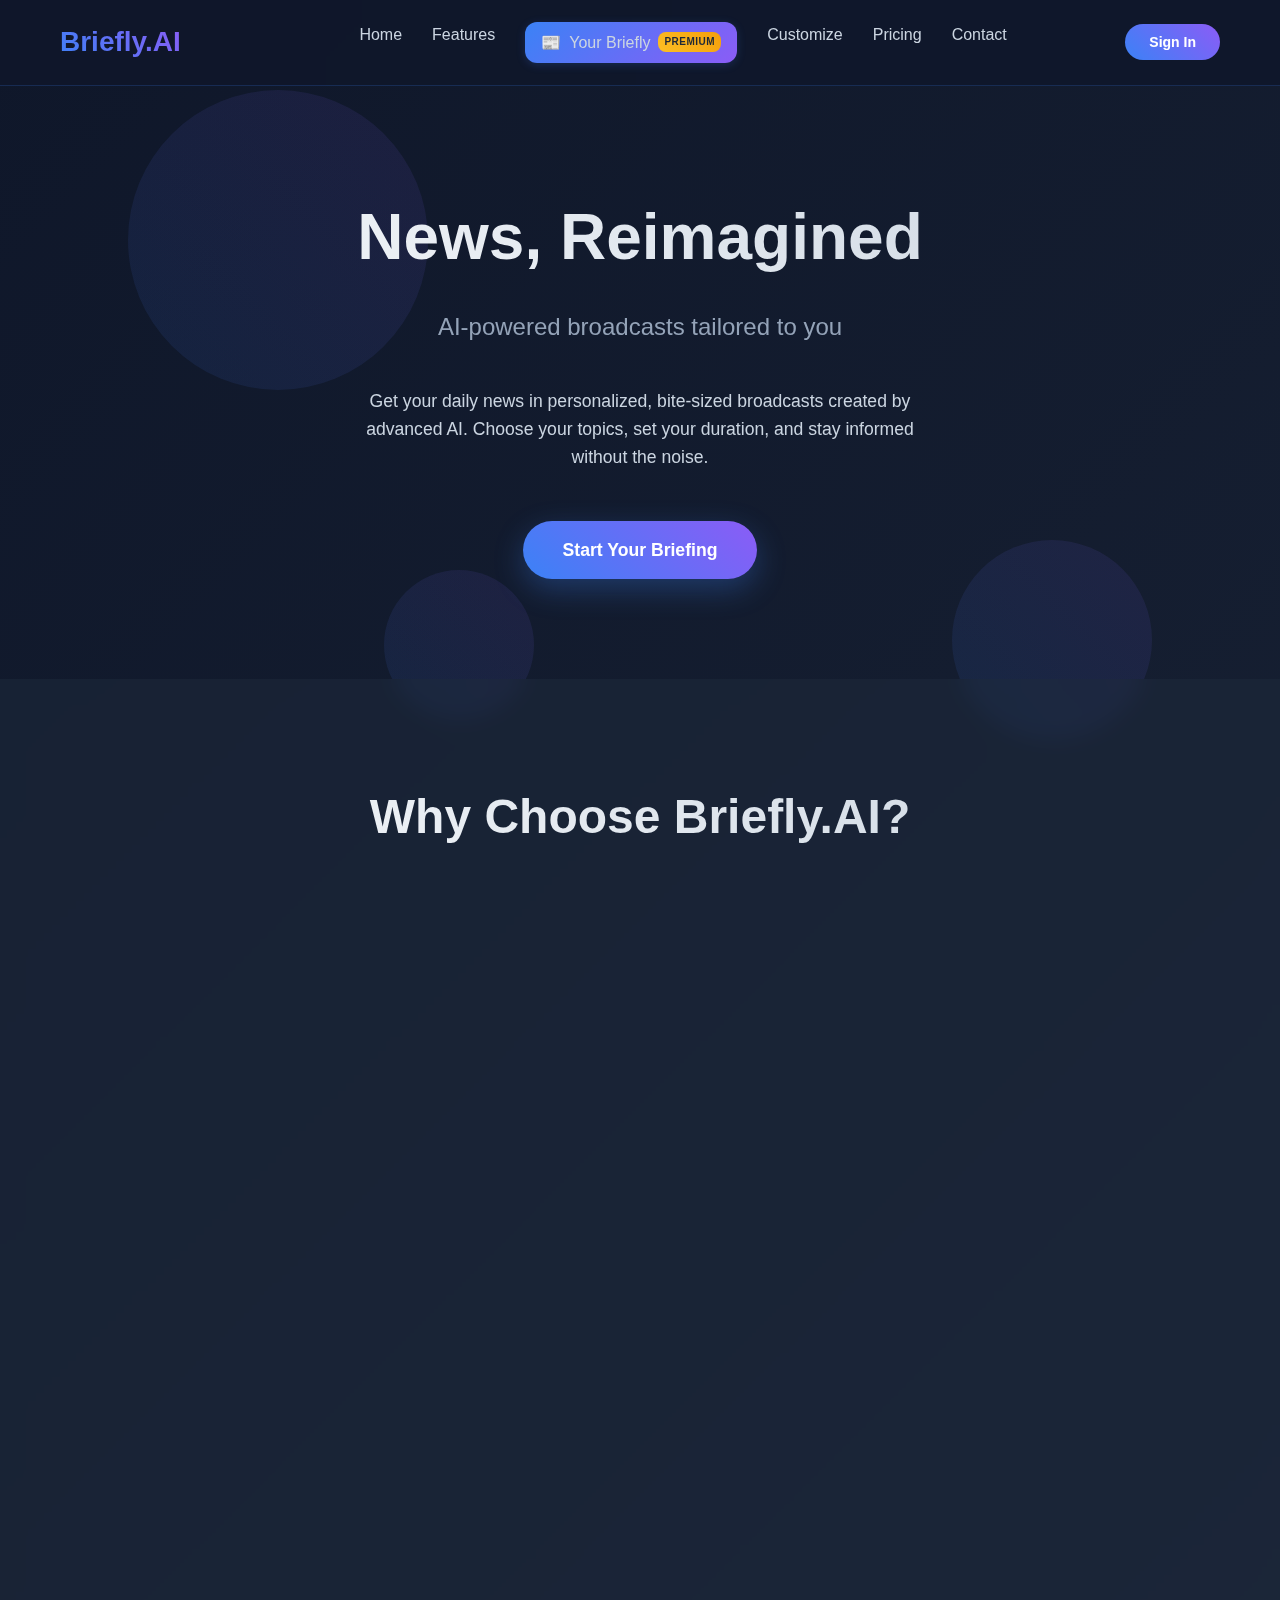
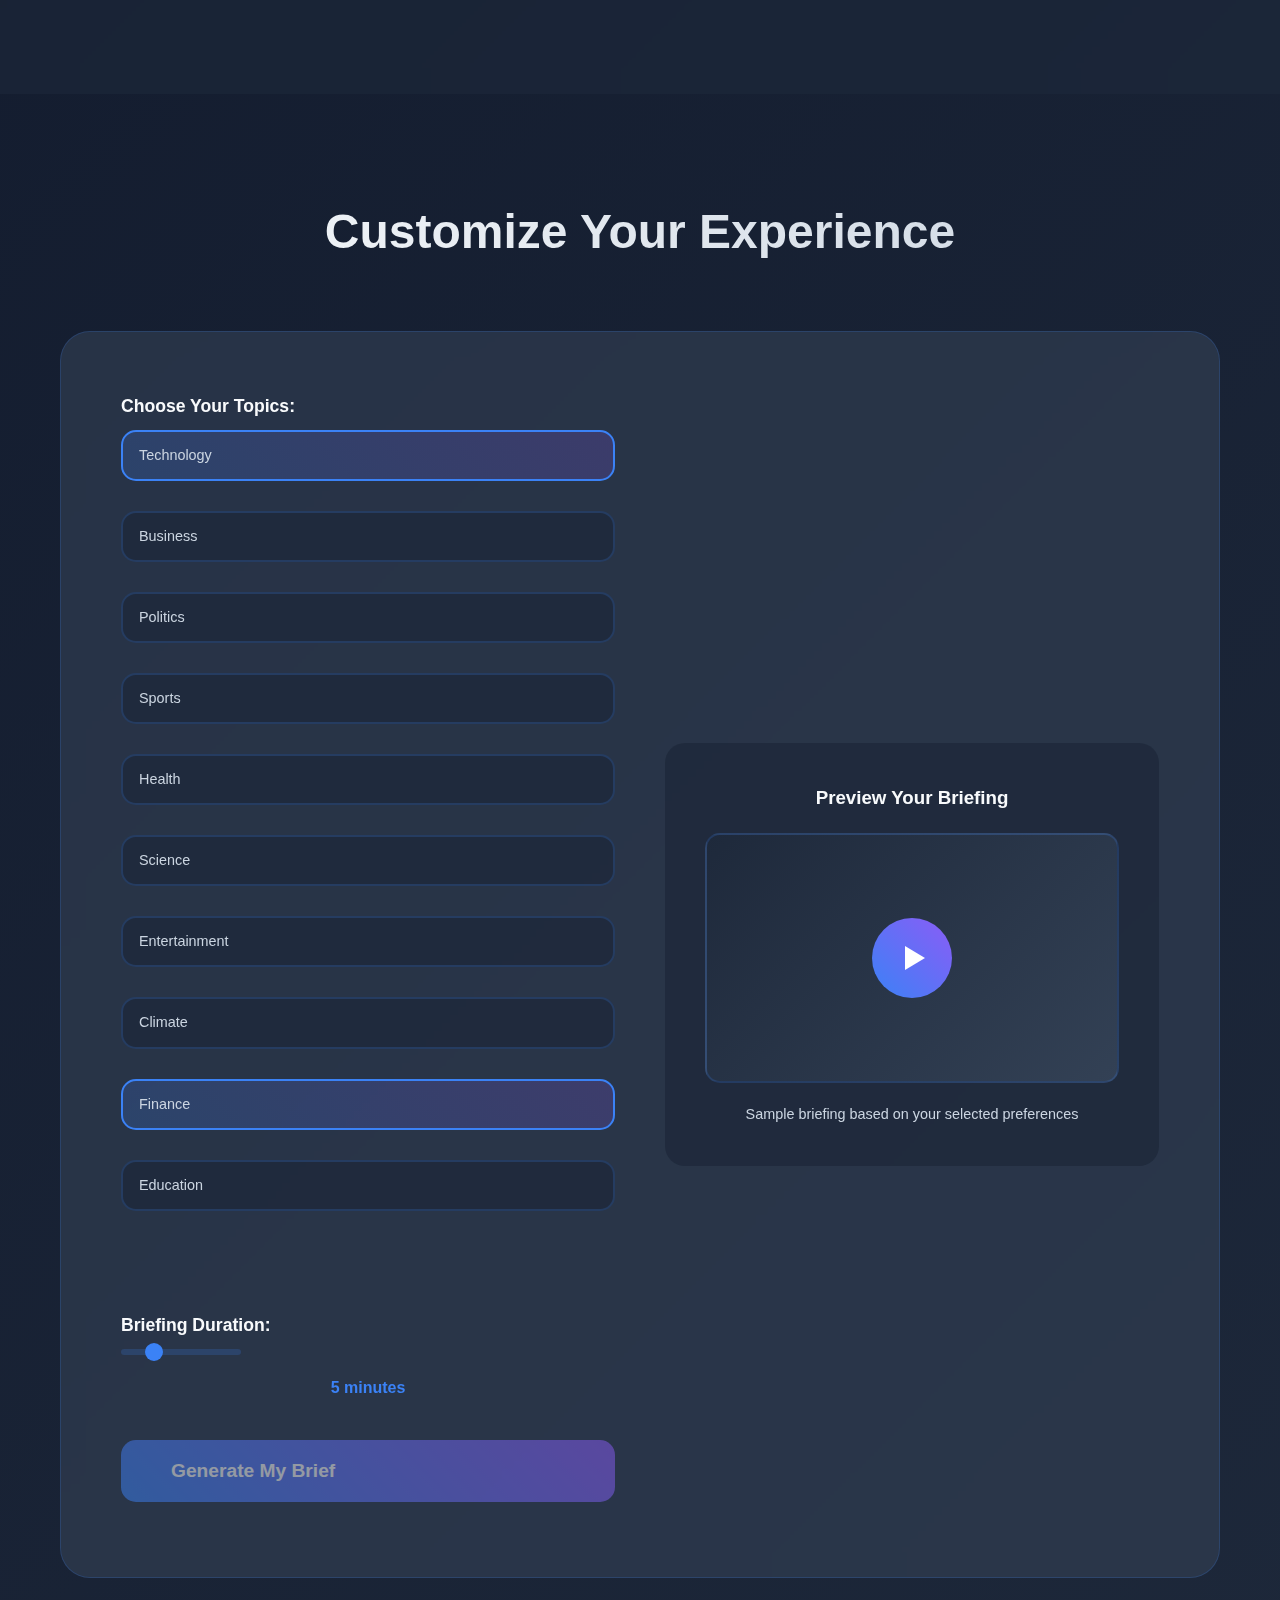
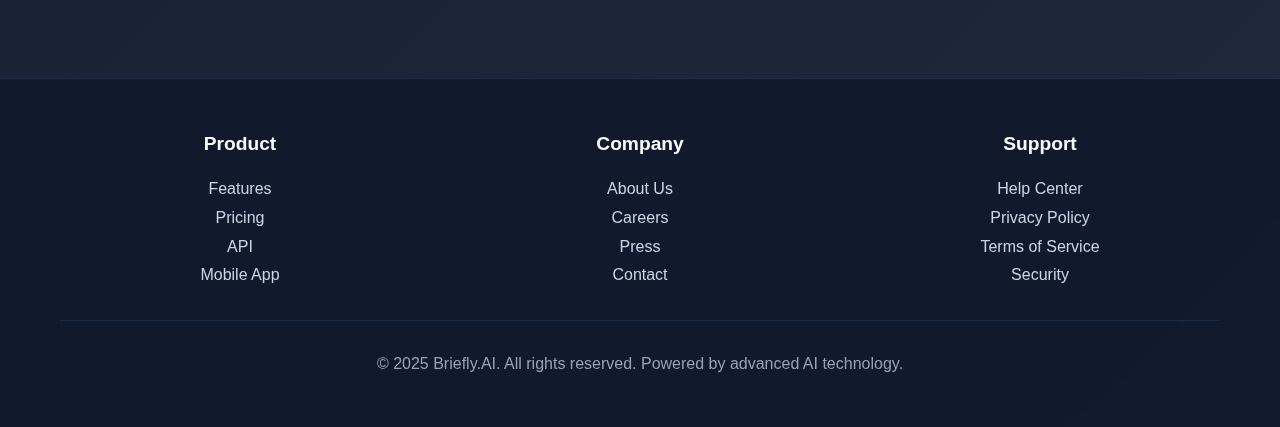
<file: index.html>
<!DOCTYPE html>
<html lang="en">
<head>
    <meta charset="UTF-8">
    <meta name="viewport" content="width=device-width, initial-scale=1.0">
    <title>Briefly.AI - Personalized AI News Broadcasts</title>
    <link rel="stylesheet" href="styles.css">
    <script src="navbar.js"></script>
    <script src="footer.js"></script>
    <script src="auth.js"></script>
</head>
<body>
    <div class="bg-animation">
        <div class="floating-orb orb1"></div>
        <div class="floating-orb orb2"></div>
        <div class="floating-orb orb3"></div>
    </div>

    <div id="navbar-container"></div>

    <main>
        <section id="home" class="hero">
            <div class="container">
                <h1>News, Reimagined</h1>
                <p class="subtitle">AI-powered broadcasts tailored to you</p>
                <p class="description">
                    Get your daily news in personalized, bite-sized broadcasts created by advanced AI. 
                    Choose your topics, set your duration, and stay informed without the noise.
                </p>
                <a href="#customize" class="cta-button">Start Your Briefing</a>
            </div>
        </section>

        <section id="features" class="features">
            <div class="container">
                <h2 class="section-title">Why Choose Briefly.AI?</h2>
                <div class="features-grid">
                    <div class="feature-card">
                        <div class="feature-icon">🎯</div>
                        <h3>Personalized Content</h3>
                        <p>Select from dozens of topics and get news that matters to you. From tech and business to sports and entertainment, we cover what you care about.</p>
                    </div>
                    <div class="feature-card">
                        <div class="feature-icon">⚡</div>
                        <h3>Lightning Fast</h3>
                        <p>Get your daily briefing in under 5 minutes. Our AI processes thousands of sources to deliver the most important stories in record time.</p>
                    </div>
                    <div class="feature-card">
                        <div class="feature-icon">🎙️</div>
                        <h3>Natural Voice</h3>
                        <p>Enjoy human-like narration with our advanced text-to-speech technology. Choose from multiple voices and speaking styles.</p>
                    </div>
                    <div class="feature-card">
                        <div class="feature-icon">📱</div>
                        <h3>Multi-Platform</h3>
                        <p>Listen anywhere, anytime. Available on web, mobile app, smart speakers, and through our podcast feed.</p>
                    </div>
                    <div class="feature-card">
                        <div class="feature-icon">🔄</div>
                        <h3>Real-Time Updates</h3>
                        <p>Breaking news? We've got you covered. Get instant updates on developing stories throughout the day.</p>
                    </div>
                    <div class="feature-card">
                        <div class="feature-icon">🌍</div>
                        <h3>Global & Local</h3>
                        <p>Stay informed about both world events and local news. Our AI understands the importance of community stories.</p>
                    </div>
                </div>
            </div>
        </section>

        <section id="customize" class="preferences">
            <div class="container">
                <h2 class="section-title">Customize Your Experience</h2>
                <div class="preferences-container">
                    <div class="preferences-grid">
                        <div class="preferences-form">
                            <div class="form-group">
                                <label>Choose Your Topics:</label>
                                <div class="topics-grid">
                                    <div class="topic-checkbox">
                                        <input type="checkbox" id="tech" checked>
                                        <span>Technology</span>
                                    </div>
                                    <div class="topic-checkbox">
                                        <input type="checkbox" id="business">
                                        <span>Business</span>
                                    </div>
                                    <div class="topic-checkbox">
                                        <input type="checkbox" id="politics">
                                        <span>Politics</span>
                                    </div>
                                    <div class="topic-checkbox">
                                        <input type="checkbox" id="sports">
                                        <span>Sports</span>
                                    </div>
                                    <div class="topic-checkbox">
                                        <input type="checkbox" id="health">
                                        <span>Health</span>
                                    </div>
                                    <div class="topic-checkbox">
                                        <input type="checkbox" id="science">
                                        <span>Science</span>
                                    </div>
                                    <div class="topic-checkbox">
                                        <input type="checkbox" id="entertainment">
                                        <span>Entertainment</span>
                                    </div>
                                    <div class="topic-checkbox">
                                        <input type="checkbox" id="climate">
                                        <span>Climate</span>
                                    </div>
                                    <div class="topic-checkbox">
                                        <input type="checkbox" id="finance" checked>
                                        <span>Finance</span>
                                    </div>
                                    <div class="topic-checkbox">
                                        <input type="checkbox" id="education">
                                        <span>Education</span>
                                    </div>
                                </div>
                            </div>

                            <div class="form-group duration-slider">
                                <label>Briefing Duration:</label>
                                <input type="range" min="2" max="15" value="5" class="slider" id="duration">
                                <div class="slider-value">5 minutes</div>
                            </div>

                            <button class="generate-btn" onclick="generateBrief()">Generate My Brief</button>
                        </div>

                        <div class="demo-player">
                            <h3 style="margin-bottom: 20px; color: #f8fafc;">Preview Your Briefing</h3>
                            <div class="player-mockup">
                                <div class="play-button" onclick="playDemo()">
                                    <div class="play-icon"></div>
                                </div>
                            </div>
                            <p style="color: #cbd5e1; font-size: 0.9rem;">
                                Sample briefing based on your selected preferences
                            </p>
                        </div>
                    </div>
                </div>
            </div>
        </section>
    </main>

    <div id="footer-container"></div>

    <script>
        // Topic selection functionality
        document.querySelectorAll('.topic-checkbox').forEach(checkbox => {
            checkbox.addEventListener('click', function() {
                const input = this.querySelector('input');
                input.checked = !input.checked;
                this.classList.toggle('selected', input.checked);
            });
        });

        // Initialize selected topics
        document.querySelectorAll('.topic-checkbox input:checked').forEach(input => {
            input.closest('.topic-checkbox').classList.add('selected');
        });

        // Duration slider
        const durationSlider = document.getElementById('duration');
        const sliderValue = document.querySelector('.slider-value');

        durationSlider.addEventListener('input', function() {
            sliderValue.textContent = this.value + ' minutes';
        });

        // Smooth scrolling for navigation links
        document.querySelectorAll('a[href^="#"]').forEach(anchor => {
            anchor.addEventListener('click', function (e) {
                e.preventDefault();
                const target = document.querySelector(this.getAttribute('href'));
                if (target) {
                    target.scrollIntoView({
                        behavior: 'smooth',
                        block: 'start'
                    });
                }
            });
        });

        // Generate brief function
        function generateBrief() {
            const selectedTopics = [];
            document.querySelectorAll('.topic-checkbox input:checked').forEach(input => {
                selectedTopics.push(input.closest('.topic-checkbox').querySelector('span').textContent);
            });
            
            const duration = document.getElementById('duration').value;
            
            if (selectedTopics.length === 0) {
                alert('Please select at least one topic for your briefing.');
                return;
            }
            
            // Simulate brief generation
            const button = document.querySelector('.generate-btn');
            const originalText = button.textContent;
            button.textContent = 'Generating Brief...';
            button.disabled = true;
            
            setTimeout(() => {
                button.textContent = 'Brief Ready! 🎉';
                setTimeout(() => {
                    button.textContent = originalText;
                    button.disabled = false;
                }, 2000);
            }, 2000);
        }

        // Play demo function
        function playDemo() {
            const playButton = document.querySelector('.play-button');
            const playIcon = document.querySelector('.play-icon');
            
            playButton.style.background = 'linear-gradient(45deg, #10b981, #3b82f6)';
            playIcon.style.borderLeft = '20px solid transparent';
            playIcon.style.borderTop = '10px solid white';
            playIcon.style.borderBottom = '10px solid white';
            playIcon.style.borderRight = '10px solid white';
            playIcon.style.marginLeft = '0';
            
            setTimeout(() => {
                playButton.style.background = 'linear-gradient(45deg, #3b82f6, #8b5cf6)';
                playIcon.style.borderLeft = '20px solid white';
                playIcon.style.borderTop = '12px solid transparent';
                playIcon.style.borderBottom = '12px solid transparent';
                playIcon.style.borderRight = 'none';
                playIcon.style.marginLeft = '5px';
            }, 3000);
        }

        // Add entrance animations on scroll
        const observerOptions = {
            threshold: 0.1,
            rootMargin: '0px 0px -50px 0px'
        };

        const observer = new IntersectionObserver(function(entries) {
            entries.forEach(entry => {
                if (entry.isIntersecting) {
                    entry.target.style.opacity = '1';
                    entry.target.style.transform = 'translateY(0)';
                }
            });
        }, observerOptions);

        // Observe feature cards for animation
        document.querySelectorAll('.feature-card').forEach(card => {
            card.style.opacity = '0';
            card.style.transform = 'translateY(30px)';
            card.style.transition = 'all 0.6s ease';
            observer.observe(card);
        });
    </script>
</body>
</html>
</file>
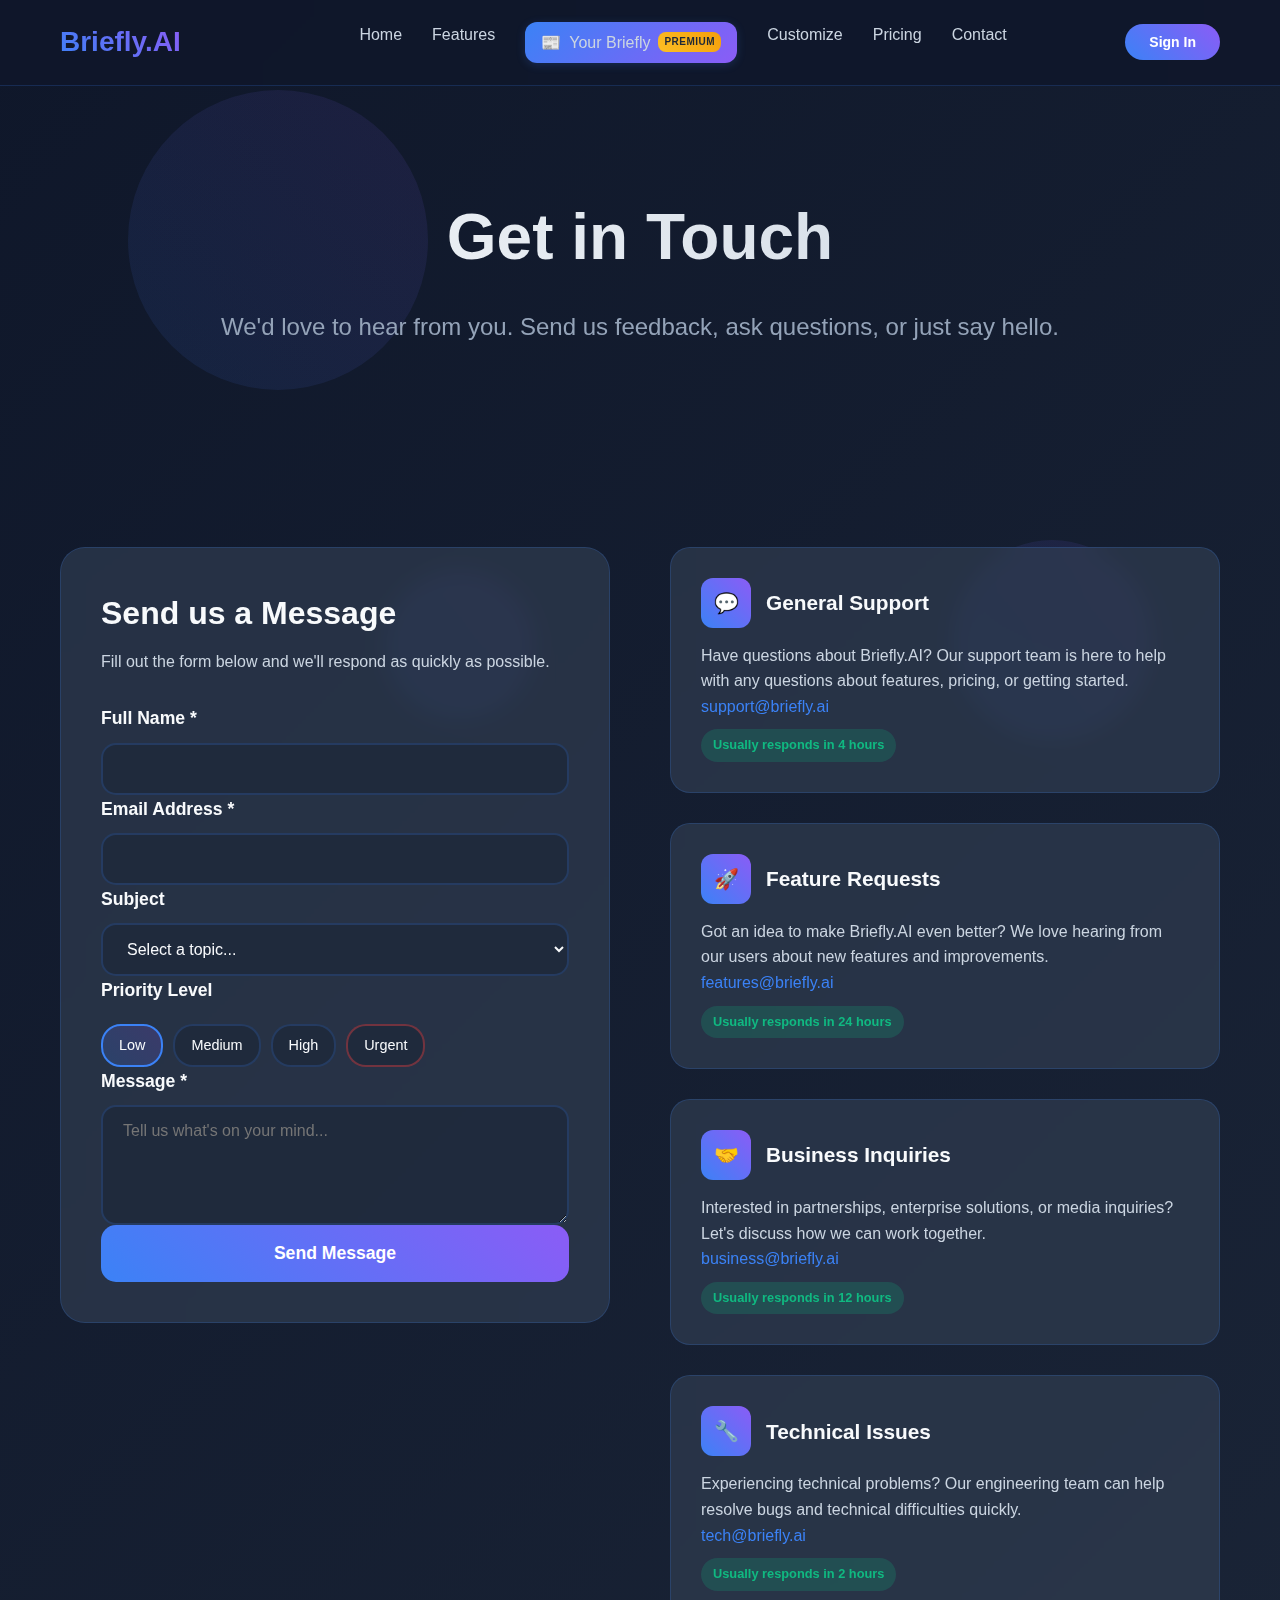
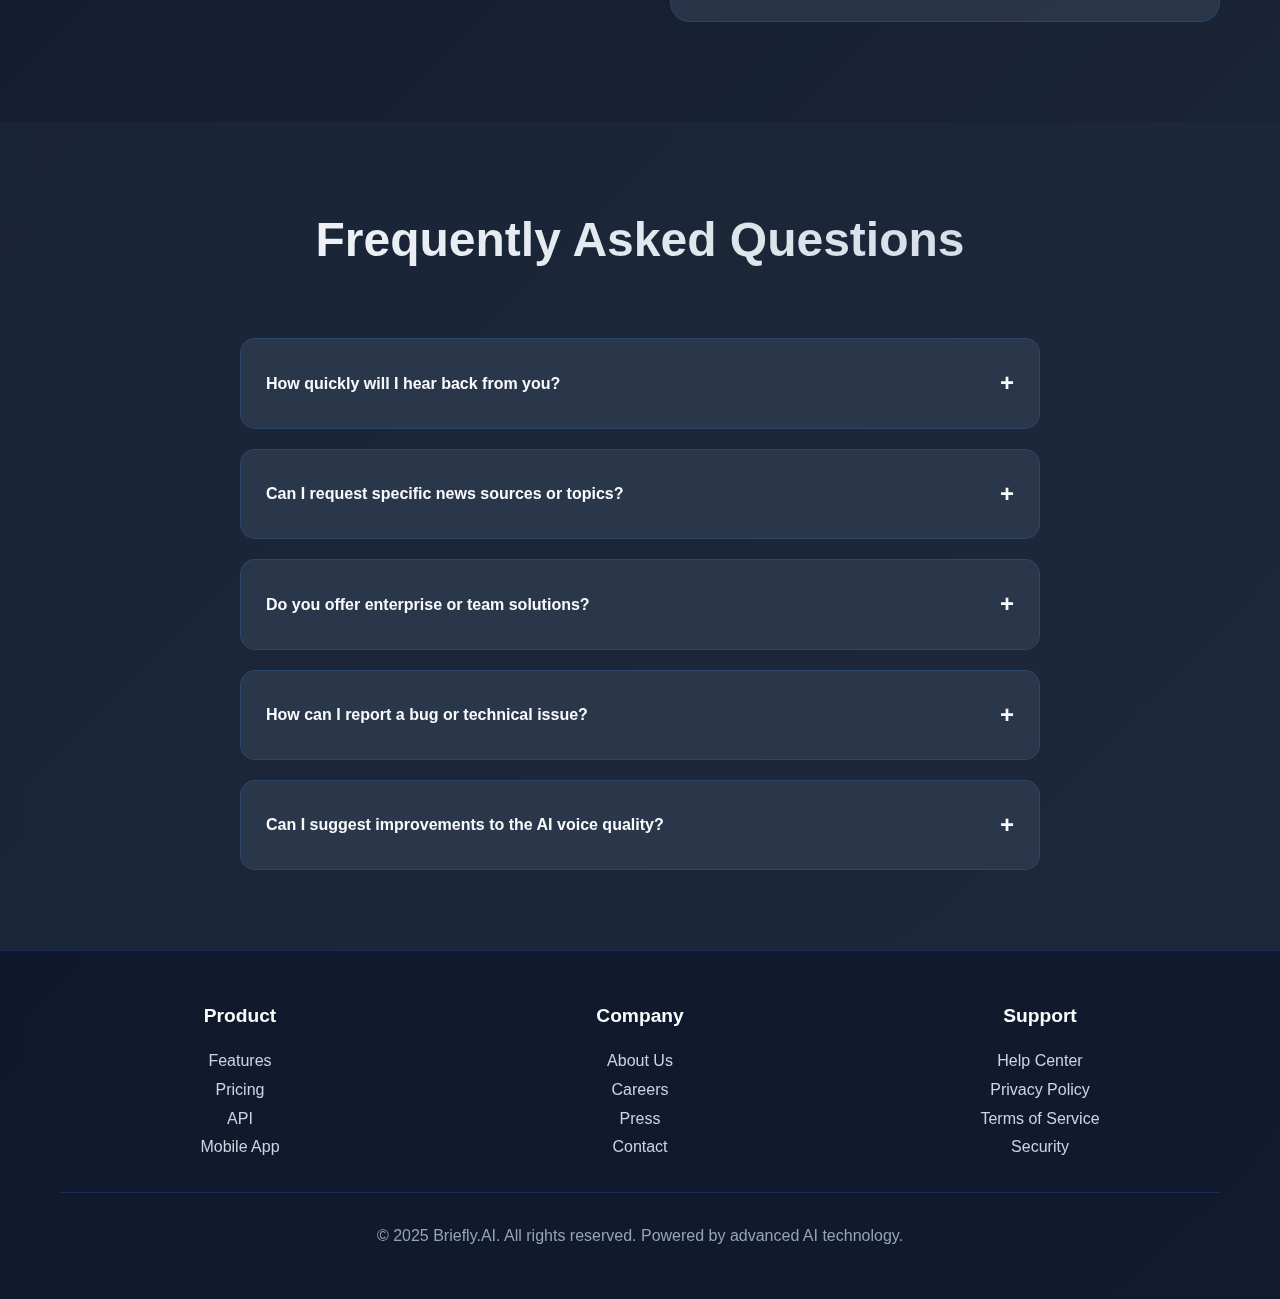
<file: contact.html>
<!DOCTYPE html>
<html lang="en">
<head>
    <meta charset="UTF-8">
    <meta name="viewport" content="width=device-width, initial-scale=1.0">
    <title>Contact Us - Briefly.AI</title>
    <link rel="stylesheet" href="styles.css">
    <script src="navbar.js"></script>
    <script src="footer.js"></script>
    <script src="auth.js"></script>
</head>
<body>
    <div class="bg-animation">
        <div class="floating-orb orb1"></div>
        <div class="floating-orb orb2"></div>
        <div class="floating-orb orb3"></div>
    </div>

    <div id="navbar-container"></div>

    <main>
        <section class="hero">
            <div class="container">
                <h1>Get in Touch</h1>
                <p class="subtitle">
                    We'd love to hear from you. Send us feedback, ask questions, or just say hello.
                </p>
            </div>
        </section>

        <section class="contact-section">
            <div class="container">
                <div class="contact-grid">
                    <div class="contact-form">
                        <div class="success-message" id="successMessage">
                            <h3>✅ Message Sent Successfully!</h3>
                            <p>Thank you for reaching out. We'll get back to you within 24 hours.</p>
                        </div>

                        <div class="form-header">
                            <h2>Send us a Message</h2>
                            <p>Fill out the form below and we'll respond as quickly as possible.</p>
                        </div>

                        <form id="contactForm">
                            <div class="form-group">
                                <label for="name">Full Name *</label>
                                <input type="text" id="name" class="form-input" required>
                            </div>

                            <div class="form-group">
                                <label for="email">Email Address *</label>
                                <input type="email" id="email" class="form-input" required>
                            </div>

                            <div class="form-group">
                                <label for="subject">Subject</label>
                                <select id="subject" class="form-select">
                                    <option value="">Select a topic...</option>
                                    <option value="feedback">Product Feedback</option>
                                    <option value="bug">Bug Report</option>
                                    <option value="feature">Feature Request</option>
                                    <option value="billing">Billing Question</option>
                                    <option value="technical">Technical Support</option>
                                    <option value="partnership">Partnership Inquiry</option>
                                    <option value="media">Media Inquiry</option>
                                    <option value="other">Other</option>
                                </select>
                            </div>

                            <div class="form-group">
                                <label>Priority Level</label>
                                <div class="priority-tags">
                                    <div class="priority-tag selected" data-priority="low">Low</div>
                                    <div class="priority-tag" data-priority="medium">Medium</div>
                                    <div class="priority-tag" data-priority="high">High</div>
                                    <div class="priority-tag urgent" data-priority="urgent">Urgent</div>
                                </div>
                            </div>

                            <div class="form-group">
                                <label for="message">Message *</label>
                                <textarea id="message" class="form-textarea" placeholder="Tell us what's on your mind..." required></textarea>
                            </div>

                            <button type="submit" class="submit-btn">Send Message</button>
                        </form>
                    </div>

                    <div class="contact-info">
                        <div class="info-card">
                            <div class="info-card-header">
                                <div class="info-icon">💬</div>
                                <h3>General Support</h3>
                            </div>
                            <p>Have questions about Briefly.AI? Our support team is here to help with any questions about features, pricing, or getting started.</p>
                            <p><a href="mailto:support@briefly.ai">support@briefly.ai</a></p>
                            <div class="response-time">Usually responds in 4 hours</div>
                        </div>

                        <div class="info-card">
                            <div class="info-card-header">
                                <div class="info-icon">🚀</div>
                                <h3>Feature Requests</h3>
                            </div>
                            <p>Got an idea to make Briefly.AI even better? We love hearing from our users about new features and improvements.</p>
                            <p><a href="mailto:features@briefly.ai">features@briefly.ai</a></p>
                            <div class="response-time">Usually responds in 24 hours</div>
                        </div>

                        <div class="info-card">
                            <div class="info-card-header">
                                <div class="info-icon">🤝</div>
                                <h3>Business Inquiries</h3>
                            </div>
                            <p>Interested in partnerships, enterprise solutions, or media inquiries? Let's discuss how we can work together.</p>
                            <p><a href="mailto:business@briefly.ai">business@briefly.ai</a></p>
                            <div class="response-time">Usually responds in 12 hours</div>
                        </div>

                        <div class="info-card">
                            <div class="info-card-header">
                                <div class="info-icon">🔧</div>
                                <h3>Technical Issues</h3>
                            </div>
                            <p>Experiencing technical problems? Our engineering team can help resolve bugs and technical difficulties quickly.</p>
                            <p><a href="mailto:tech@briefly.ai">tech@briefly.ai</a></p>
                            <div class="response-time">Usually responds in 2 hours</div>
                        </div>
                    </div>
                </div>
            </div>
        </section>

        <section class="faq-section">
            <div class="container">
                <h2 class="section-title">Frequently Asked Questions</h2>
                <div class="faq-grid">
                    <div class="faq-item">
                        <div class="faq-question">
                            <span>How quickly will I hear back from you?</span>
                            <span class="faq-toggle">+</span>
                        </div>
                        <div class="faq-answer">
                            <p>Response times vary by inquiry type. General support typically responds within 4 hours, technical issues within 2 hours, and business inquiries within 12 hours. We aim to respond faster whenever possible!</p>
                        </div>
                    </div>

                    <div class="faq-item">
                        <div class="faq-question">
                            <span>Can I request specific news sources or topics?</span>
                            <span class="faq-toggle">+</span>
                        </div>
                        <div class="faq-answer">
                            <p>Absolutely! We're always looking to expand our coverage. Send us your suggestions for new topics, sources, or regional coverage and we'll consider adding them to our platform.</p>
                        </div>
                    </div>

                    <div class="faq-item">
                        <div class="faq-question">
                            <span>Do you offer enterprise or team solutions?</span>
                            <span class="faq-toggle">+</span>
                        </div>
                        <div class="faq-answer">
                            <p>Yes! We offer custom solutions for teams and enterprises. Contact our business team to discuss volume pricing, custom integrations, and white-label options.</p>
                        </div>
                    </div>

                    <div class="faq-item">
                        <div class="faq-question">
                            <span>How can I report a bug or technical issue?</span>
                            <span class="faq-toggle">+</span>
                        </div>
                        <div class="faq-answer">
                            <p>Use the contact form above and select "Bug Report" as your subject, or email us directly at tech@briefly.ai. Please include as much detail as possible about the issue you're experiencing.</p>
                        </div>
                    </div>

                    <div class="faq-item">
                        <div class="faq-question">
                            <span>Can I suggest improvements to the AI voice quality?</span>
                            <span class="faq-toggle">+</span>
                        </div>
                        <div class="faq-answer">
                            <p>We welcome all feedback about our AI voices! Let us know about pronunciation issues, speaking pace, or suggestions for new voice options. Your input helps us improve the listening experience for everyone.</p>
                        </div>
                    </div>
                </div>
            </div>
        </section>
    </main>

    <script>
        // Form submission
        document.getElementById('contactForm').addEventListener('submit', function(e) {
            e.preventDefault();
            
            const submitBtn = this.querySelector('.submit-btn');
            const successMessage = document.getElementById('successMessage');
            
            // Simulate form submission
            submitBtn.textContent = 'Sending...';
            submitBtn.disabled = true;
            
            setTimeout(() => {
                successMessage.classList.add('show');
                this.reset();
                
                // Reset priority tags
                document.querySelectorAll('.priority-tag').forEach(tag => {
                    tag.classList.remove('selected');
                });
                document.querySelector('.priority-tag[data-priority="low"]').classList.add('selected');
                
                submitBtn.textContent = 'Send Message';
                submitBtn.disabled = false;
                
                // Hide success message after 5 seconds
                setTimeout(() => {
                    successMessage.classList.remove('show');
                }, 5000);
            }, 2000);
        });

        // Priority tag selection
        document.querySelectorAll('.priority-tag').forEach(tag => {
            tag.addEventListener('click', function() {
                document.querySelectorAll('.priority-tag').forEach(t => t.classList.remove('selected'));
                this.classList.add('selected');
            });
        });

        // FAQ toggle functionality
        document.querySelectorAll('.faq-question').forEach(question => {
            question.addEventListener('click', function() {
                const faqItem = this.parentElement;
                const isActive = faqItem.classList.contains('active');
                
                // Close all FAQ items
                document.querySelectorAll('.faq-item').forEach(item => {
                    item.classList.remove('active');
                });
                
                // Open clicked item if it wasn't active
                if (!isActive) {
                    faqItem.classList.add('active');
                }
            });
        });

        // Smooth scrolling for navigation links
        document.querySelectorAll('a[href^="#"]').forEach(anchor => {
            anchor.addEventListener('click', function (e) {
                e.preventDefault();
                const target = document.querySelector(this.getAttribute('href'));
                if (target) {
                    target.scrollIntoView({
                        behavior: 'smooth',
                        block: 'start'
                    });
                }
            });
        });

        // Form validation enhancements
        const requiredFields = document.querySelectorAll('input[required], textarea[required]');
        requiredFields.forEach(field => {
            field.addEventListener('blur', function() {
                if (!this.value.trim()) {
                    this.style.borderColor = 'rgba(239, 68, 68, 0.5)';
                } else {
                    this.style.borderColor = 'rgba(59, 130, 246, 0.2)';
                }
            });

            field.addEventListener('input', function() {
                if (this.value.trim()) {
                    this.style.borderColor = 'rgba(16, 185, 129, 0.5)';
                }
            });
        });

        // Auto-resize textarea
        const textarea = document.getElementById('message');
        textarea.addEventListener('input', function() {
            this.style.height = 'auto';
            this.style.height = Math.min(this.scrollHeight, 200) + 'px';
        });
    </script>

    <div id="footer-container"></div>
</body>
</html>
</html>
</file>
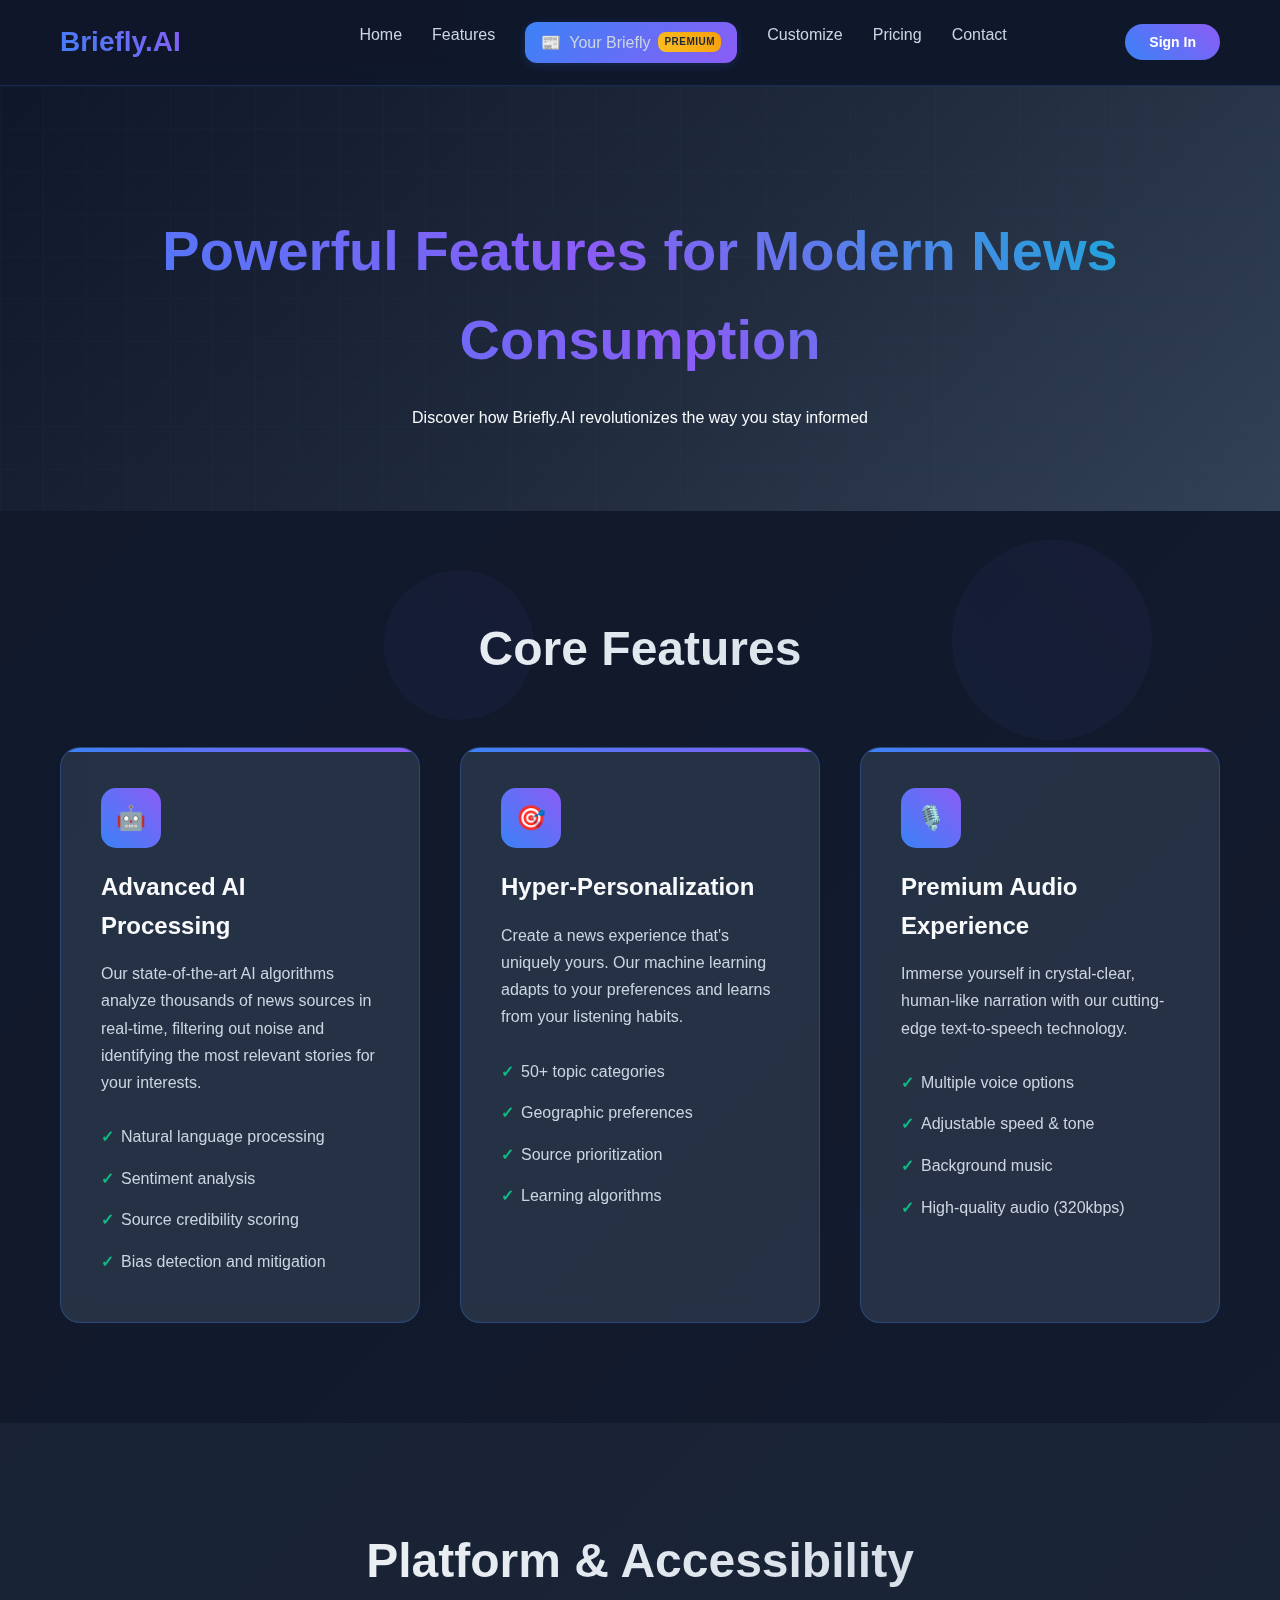
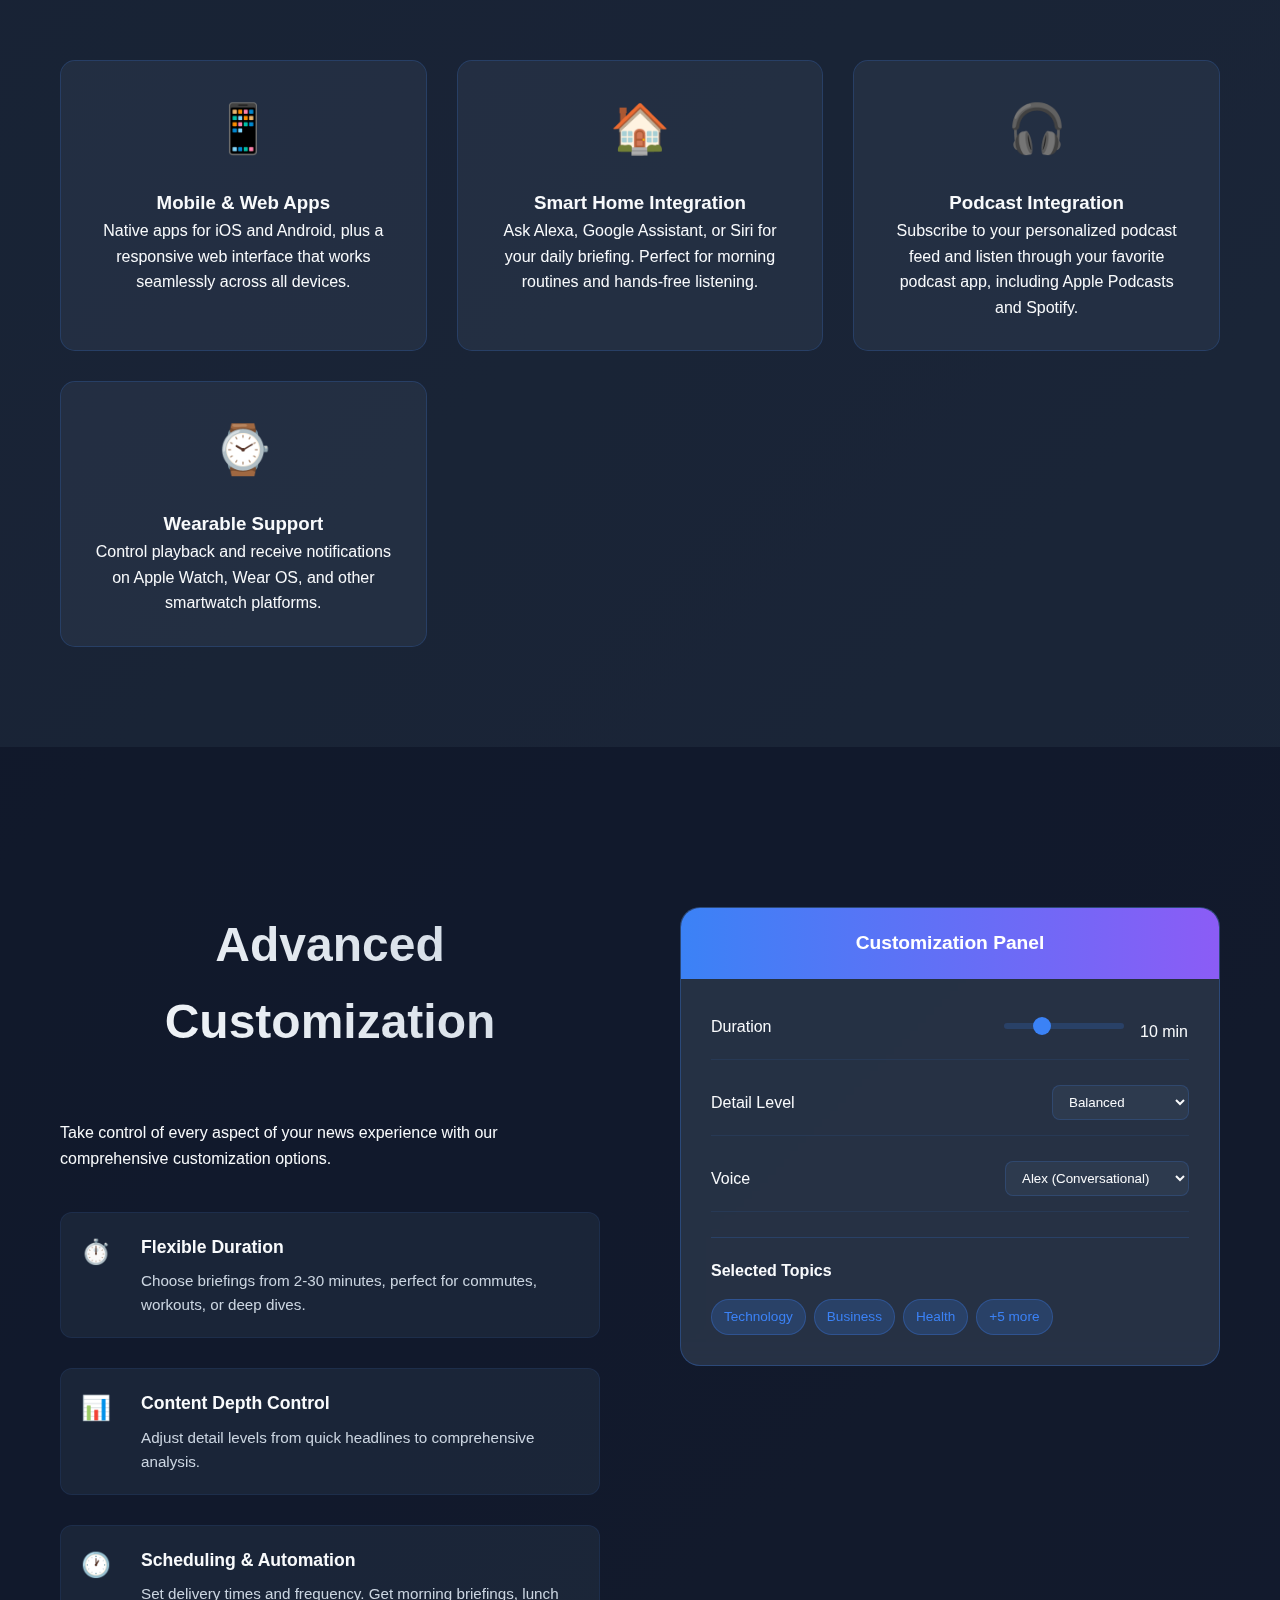
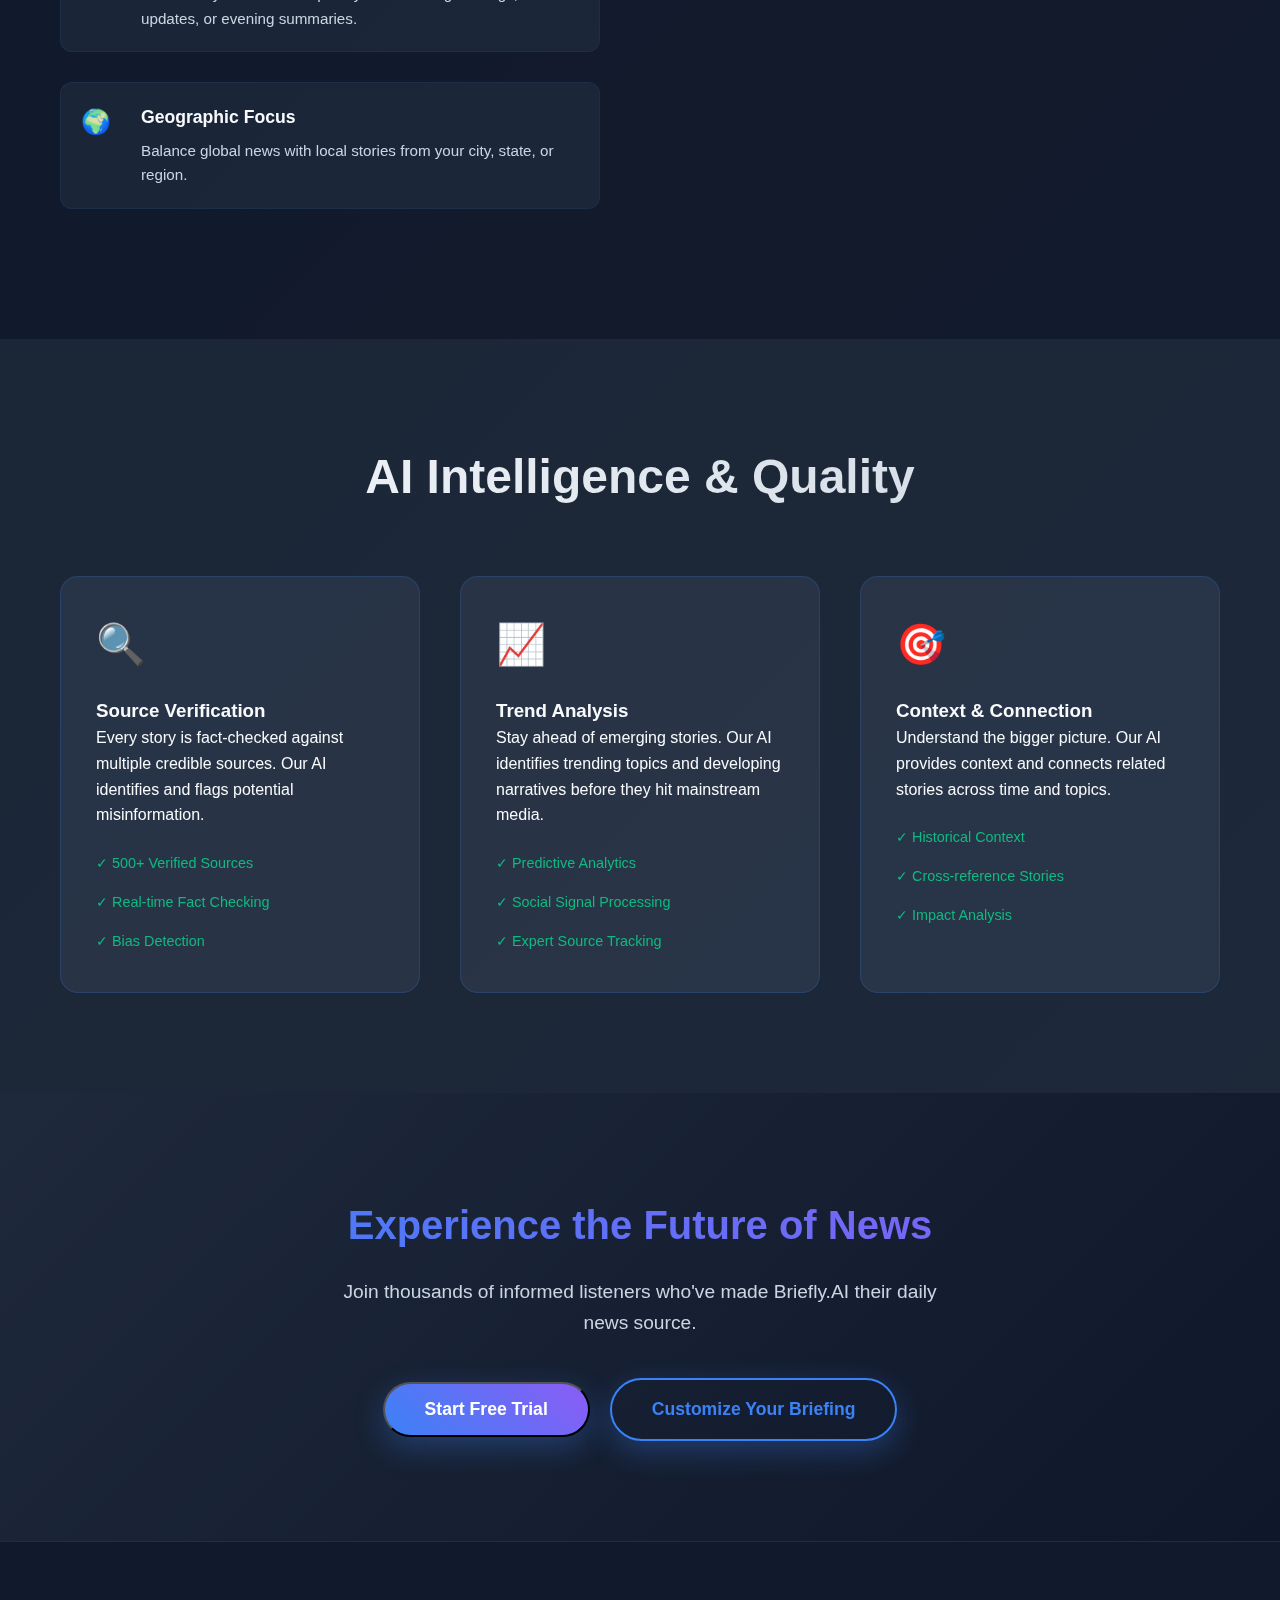
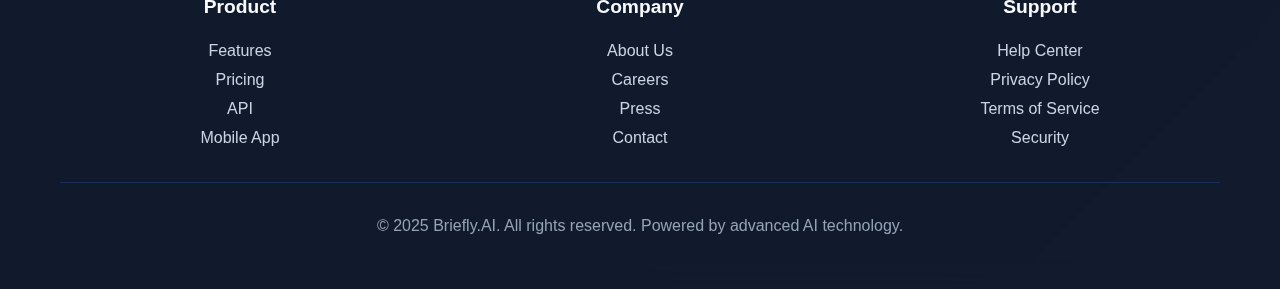
<file: features.html>
<!DOCTYPE html>
<html lang="en">
<head>
    <meta charset="UTF-8">
    <meta name="viewport" content="width=device-width, initial-scale=1.0">
    <title>Features - Briefly.AI</title>
    <link rel="stylesheet" href="styles.css">
    <script src="navbar.js"></script>
    <script src="footer.js"></script>
    <script src="auth.js"></script>
</head>
<body>
    <div class="bg-animation">
        <div class="floating-orb orb1"></div>
        <div class="floating-orb orb2"></div>
        <div class="floating-orb orb3"></div>
    </div>

    <div id="navbar-container"></div>

    <main>
        <!-- Hero Section for Features -->
        <section class="features-hero">
            <div class="container">
                <h1>Powerful Features for Modern News Consumption</h1>
                <p class="subtitle">Discover how Briefly.AI revolutionizes the way you stay informed</p>
            </div>
        </section>

        <!-- Core Features Grid -->
        <section class="core-features">
            <div class="container">
                <h2 class="section-title">Core Features</h2>
                <div class="features-grid enhanced">
                    <div class="feature-card featured">
                        <div class="feature-icon">🤖</div>
                        <h3>Advanced AI Processing</h3>
                        <p>Our state-of-the-art AI algorithms analyze thousands of news sources in real-time, filtering out noise and identifying the most relevant stories for your interests.</p>
                        <ul class="feature-details">
                            <li>Natural language processing</li>
                            <li>Sentiment analysis</li>
                            <li>Source credibility scoring</li>
                            <li>Bias detection and mitigation</li>
                        </ul>
                    </div>
                    
                    <div class="feature-card featured">
                        <div class="feature-icon">🎯</div>
                        <h3>Hyper-Personalization</h3>
                        <p>Create a news experience that's uniquely yours. Our machine learning adapts to your preferences and learns from your listening habits.</p>
                        <ul class="feature-details">
                            <li>50+ topic categories</li>
                            <li>Geographic preferences</li>
                            <li>Source prioritization</li>
                            <li>Learning algorithms</li>
                        </ul>
                    </div>
                    
                    <div class="feature-card featured">
                        <div class="feature-icon">🎙️</div>
                        <h3>Premium Audio Experience</h3>
                        <p>Immerse yourself in crystal-clear, human-like narration with our cutting-edge text-to-speech technology.</p>
                        <ul class="feature-details">
                            <li>Multiple voice options</li>
                            <li>Adjustable speed & tone</li>
                            <li>Background music</li>
                            <li>High-quality audio (320kbps)</li>
                        </ul>
                    </div>
                </div>
            </div>
        </section>

        <!-- Platform Features -->
        <section class="platform-features">
            <div class="container">
                <h2 class="section-title">Platform & Accessibility</h2>
                <div class="platform-grid">
                    <div class="platform-card">
                        <div class="platform-icon">📱</div>
                        <h3>Mobile & Web Apps</h3>
                        <p>Native apps for iOS and Android, plus a responsive web interface that works seamlessly across all devices.</p>
                    </div>
                    
                    <div class="platform-card">
                        <div class="platform-icon">🏠</div>
                        <h3>Smart Home Integration</h3>
                        <p>Ask Alexa, Google Assistant, or Siri for your daily briefing. Perfect for morning routines and hands-free listening.</p>
                    </div>
                    
                    <div class="platform-card">
                        <div class="platform-icon">🎧</div>
                        <h3>Podcast Integration</h3>
                        <p>Subscribe to your personalized podcast feed and listen through your favorite podcast app, including Apple Podcasts and Spotify.</p>
                    </div>
                    
                    <div class="platform-card">
                        <div class="platform-icon">⌚</div>
                        <h3>Wearable Support</h3>
                        <p>Control playback and receive notifications on Apple Watch, Wear OS, and other smartwatch platforms.</p>
                    </div>
                </div>
            </div>
        </section>

        <!-- Customization Features -->
        <section class="customization-features">
            <div class="container">
                <div class="split-layout">
                    <div class="content-left">
                        <h2 class="section-title">Advanced Customization</h2>
                        <p class="section-description">Take control of every aspect of your news experience with our comprehensive customization options.</p>
                        
                        <div class="customization-list">
                            <div class="custom-item">
                                <div class="custom-icon">⏱️</div>
                                <div class="custom-content">
                                    <h4>Flexible Duration</h4>
                                    <p>Choose briefings from 2-30 minutes, perfect for commutes, workouts, or deep dives.</p>
                                </div>
                            </div>
                            
                            <div class="custom-item">
                                <div class="custom-icon">📊</div>
                                <div class="custom-content">
                                    <h4>Content Depth Control</h4>
                                    <p>Adjust detail levels from quick headlines to comprehensive analysis.</p>
                                </div>
                            </div>
                            
                            <div class="custom-item">
                                <div class="custom-icon">🕐</div>
                                <div class="custom-content">
                                    <h4>Scheduling & Automation</h4>
                                    <p>Set delivery times and frequency. Get morning briefings, lunch updates, or evening summaries.</p>
                                </div>
                            </div>
                            
                            <div class="custom-item">
                                <div class="custom-icon">🌍</div>
                                <div class="custom-content">
                                    <h4>Geographic Focus</h4>
                                    <p>Balance global news with local stories from your city, state, or region.</p>
                                </div>
                            </div>
                        </div>
                    </div>
                    
                    <div class="content-right">
                        <div class="demo-interface">
                            <div class="interface-header">
                                <h3>Customization Panel</h3>
                            </div>
                            <div class="interface-body">
                                <div class="setting-row">
                                    <span>Duration</span>
                                    <div class="slider-container">
                                        <input type="range" min="2" max="30" value="10" class="slider">
                                        <span class="slider-value">10 min</span>
                                    </div>
                                </div>
                                <div class="setting-row">
                                    <span>Detail Level</span>
                                    <select class="custom-select">
                                        <option>Headlines Only</option>
                                        <option selected>Balanced</option>
                                        <option>In-Depth</option>
                                    </select>
                                </div>
                                <div class="setting-row">
                                    <span>Voice</span>
                                    <select class="custom-select">
                                        <option>Sarah (Professional)</option>
                                        <option selected>Alex (Conversational)</option>
                                        <option>Morgan (News Anchor)</option>
                                    </select>
                                </div>
                                <div class="topics-preview">
                                    <h4>Selected Topics</h4>
                                    <div class="topic-tags">
                                        <span class="topic-tag">Technology</span>
                                        <span class="topic-tag">Business</span>
                                        <span class="topic-tag">Health</span>
                                        <span class="topic-tag">+5 more</span>
                                    </div>
                                </div>
                            </div>
                        </div>
                    </div>
                </div>
            </div>
        </section>

        <!-- Intelligence Features -->
        <section class="intelligence-features">
            <div class="container">
                <h2 class="section-title">AI Intelligence & Quality</h2>
                <div class="intelligence-grid">
                    <div class="intelligence-card">
                        <div class="intelligence-icon">🔍</div>
                        <h3>Source Verification</h3>
                        <p>Every story is fact-checked against multiple credible sources. Our AI identifies and flags potential misinformation.</p>
                        <div class="quality-indicators">
                            <span class="indicator">✓ 500+ Verified Sources</span>
                            <span class="indicator">✓ Real-time Fact Checking</span>
                            <span class="indicator">✓ Bias Detection</span>
                        </div>
                    </div>
                    
                    <div class="intelligence-card">
                        <div class="intelligence-icon">📈</div>
                        <h3>Trend Analysis</h3>
                        <p>Stay ahead of emerging stories. Our AI identifies trending topics and developing narratives before they hit mainstream media.</p>
                        <div class="quality-indicators">
                            <span class="indicator">✓ Predictive Analytics</span>
                            <span class="indicator">✓ Social Signal Processing</span>
                            <span class="indicator">✓ Expert Source Tracking</span>
                        </div>
                    </div>
                    
                    <div class="intelligence-card">
                        <div class="intelligence-icon">🎯</div>
                        <h3>Context & Connection</h3>
                        <p>Understand the bigger picture. Our AI provides context and connects related stories across time and topics.</p>
                        <div class="quality-indicators">
                            <span class="indicator">✓ Historical Context</span>
                            <span class="indicator">✓ Cross-reference Stories</span>
                            <span class="indicator">✓ Impact Analysis</span>
                        </div>
                    </div>
                </div>
            </div>
        </section>

        <!-- CTA Section -->
        <section class="features-cta">
            <div class="container">
                <div class="cta-content">
                    <h2>Experience the Future of News</h2>
                    <p>Join thousands of informed listeners who've made Briefly.AI their daily news source.</p>
                    <div class="cta-buttons">
                        <button class="cta-button primary" onclick="openAuthModal()">Start Free Trial</button>
                        <a href="index.html#customize" class="cta-button secondary">Customize Your Briefing</a>
                    </div>
                </div>
            </div>
        </section>
    </main>

    <div id="footer-container"></div>
</body>
</html>
</file>
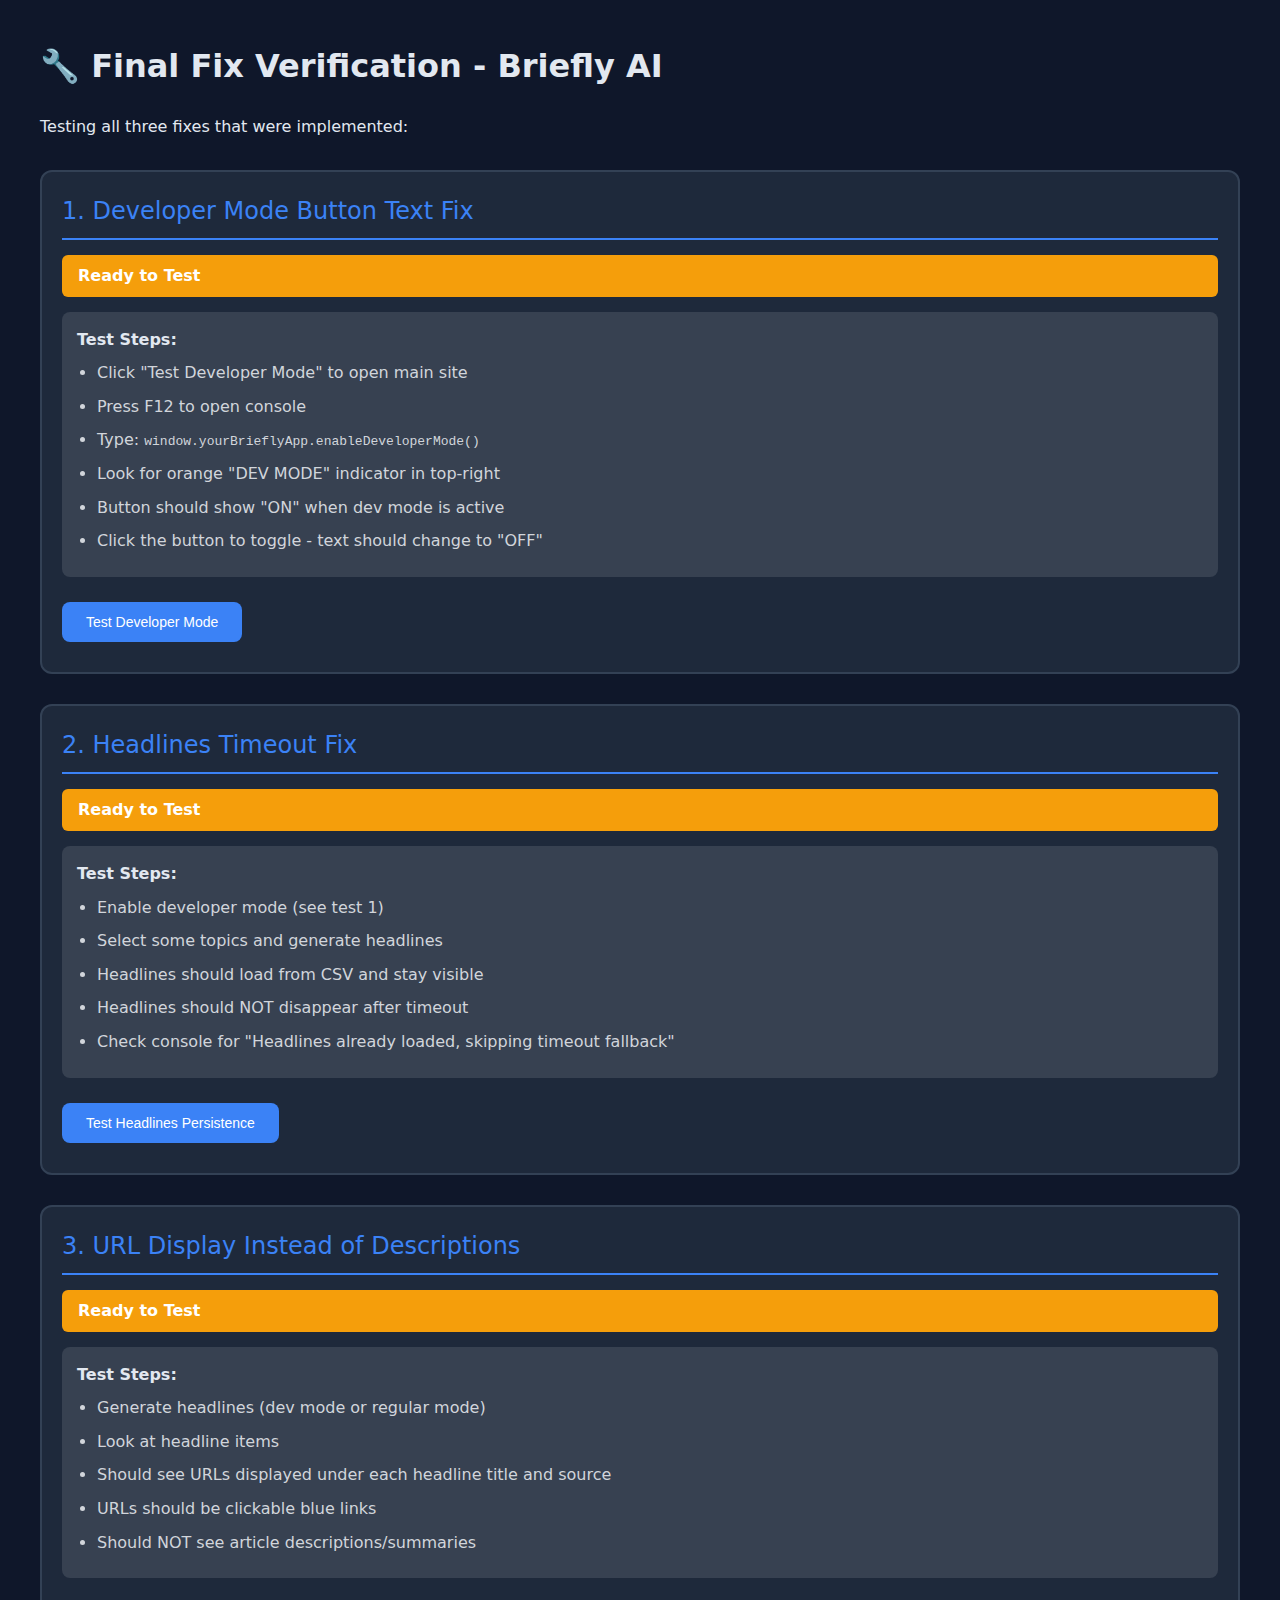
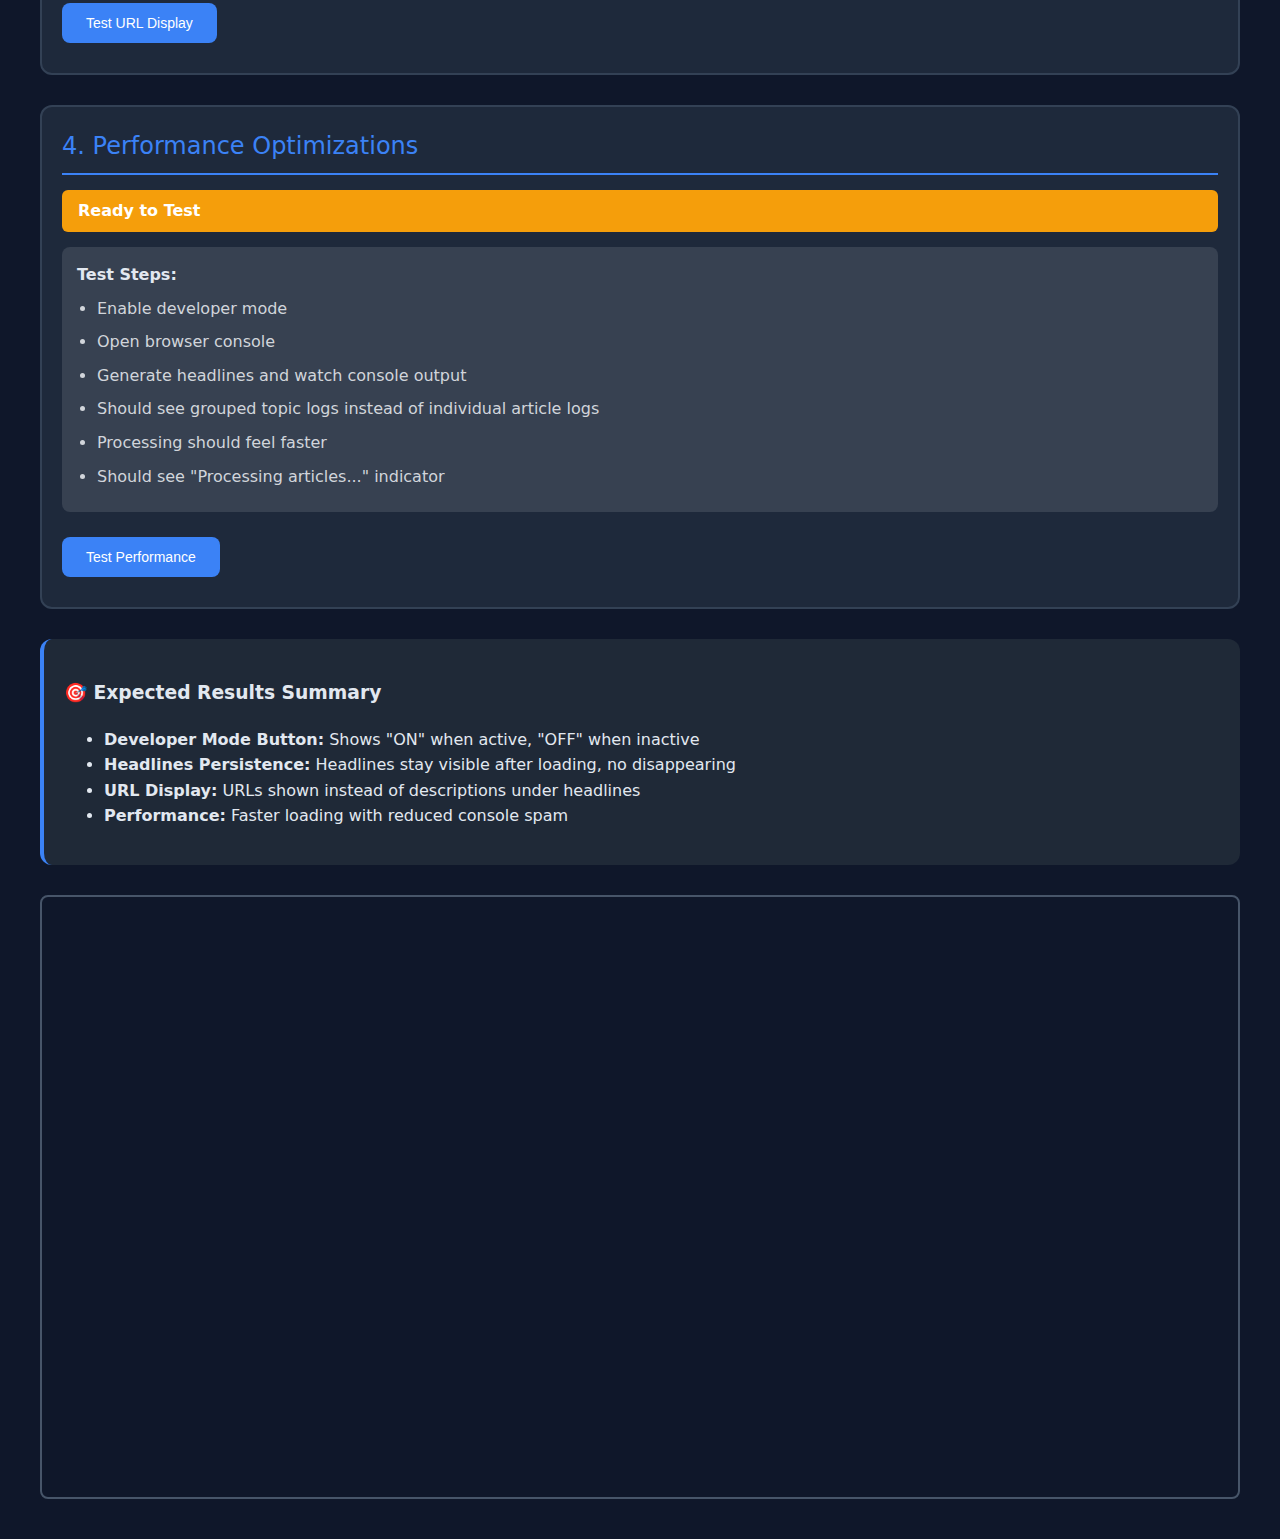
<file: final-test.html>
<!DOCTYPE html>
<html lang="en">
<head>
    <meta charset="UTF-8">
    <meta name="viewport" content="width=device-width, initial-scale=1.0">
    <title>Final Fix Verification - Briefly AI</title>
    <style>
        body {
            font-family: system-ui, -apple-system, sans-serif;
            max-width: 1200px;
            margin: 0 auto;
            padding: 20px;
            line-height: 1.6;
            background: #0f172a;
            color: #e2e8f0;
        }
        .test-section {
            margin: 30px 0;
            padding: 20px;
            border: 2px solid #334155;
            border-radius: 12px;
            background: #1e293b;
        }
        .test-title {
            color: #3b82f6;
            font-size: 1.5em;
            margin-bottom: 15px;
            border-bottom: 2px solid #3b82f6;
            padding-bottom: 8px;
        }
        .status {
            padding: 8px 16px;
            border-radius: 6px;
            font-weight: bold;
            margin: 10px 0;
        }
        .status.pass { background: #16a34a; color: white; }
        .status.fail { background: #dc2626; color: white; }
        .status.pending { background: #f59e0b; color: white; }
        .test-button {
            background: #3b82f6;
            color: white;
            border: none;
            padding: 12px 24px;
            border-radius: 8px;
            cursor: pointer;
            margin: 10px 10px 10px 0;
            font-size: 14px;
        }
        .test-button:hover {
            background: #2563eb;
        }
        .iframe-container {
            margin: 20px 0;
            border: 2px solid #475569;
            border-radius: 8px;
            overflow: hidden;
            height: 600px;
        }
        .iframe-container iframe {
            width: 100%;
            height: 100%;
            border: none;
        }
        .checklist {
            background: #374151;
            padding: 15px;
            border-radius: 8px;
            margin: 15px 0;
        }
        .checklist ul {
            margin: 0;
            padding-left: 20px;
        }
        .checklist li {
            margin: 8px 0;
            color: #d1d5db;
        }
        .results {
            background: #1f2937;
            padding: 20px;
            border-radius: 12px;
            margin: 30px 0;
            border-left: 4px solid #3b82f6;
        }
    </style>
</head>
<body>
    <h1>🔧 Final Fix Verification - Briefly AI</h1>
    <p>Testing all three fixes that were implemented:</p>

    <div class="test-section">
        <div class="test-title">1. Developer Mode Button Text Fix</div>
        <div class="status pending">Ready to Test</div>
        <div class="checklist">
            <strong>Test Steps:</strong>
            <ul>
                <li>Click "Test Developer Mode" to open main site</li>
                <li>Press F12 to open console</li>
                <li>Type: <code>window.yourBrieflyApp.enableDeveloperMode()</code></li>
                <li>Look for orange "DEV MODE" indicator in top-right</li>
                <li>Button should show "ON" when dev mode is active</li>
                <li>Click the button to toggle - text should change to "OFF"</li>
            </ul>
        </div>
        <button class="test-button" onclick="window.open('http://localhost:5001', '_blank')">Test Developer Mode</button>
    </div>

    <div class="test-section">
        <div class="test-title">2. Headlines Timeout Fix</div>
        <div class="status pending">Ready to Test</div>
        <div class="checklist">
            <strong>Test Steps:</strong>
            <ul>
                <li>Enable developer mode (see test 1)</li>
                <li>Select some topics and generate headlines</li>
                <li>Headlines should load from CSV and stay visible</li>
                <li>Headlines should NOT disappear after timeout</li>
                <li>Check console for "Headlines already loaded, skipping timeout fallback"</li>
            </ul>
        </div>
        <button class="test-button" onclick="window.open('http://localhost:5001', '_blank')">Test Headlines Persistence</button>
    </div>

    <div class="test-section">
        <div class="test-title">3. URL Display Instead of Descriptions</div>
        <div class="status pending">Ready to Test</div>
        <div class="checklist">
            <strong>Test Steps:</strong>
            <ul>
                <li>Generate headlines (dev mode or regular mode)</li>
                <li>Look at headline items</li>
                <li>Should see URLs displayed under each headline title and source</li>
                <li>URLs should be clickable blue links</li>
                <li>Should NOT see article descriptions/summaries</li>
            </ul>
        </div>
        <button class="test-button" onclick="window.open('http://localhost:5001', '_blank')">Test URL Display</button>
    </div>

    <div class="test-section">
        <div class="test-title">4. Performance Optimizations</div>
        <div class="status pending">Ready to Test</div>
        <div class="checklist">
            <strong>Test Steps:</strong>
            <ul>
                <li>Enable developer mode</li>
                <li>Open browser console</li>
                <li>Generate headlines and watch console output</li>
                <li>Should see grouped topic logs instead of individual article logs</li>
                <li>Processing should feel faster</li>
                <li>Should see "Processing articles..." indicator</li>
            </ul>
        </div>
        <button class="test-button" onclick="window.open('http://localhost:5001', '_blank')">Test Performance</button>
    </div>

    <div class="results">
        <h3>🎯 Expected Results Summary</h3>
        <ul>
            <li><strong>Developer Mode Button:</strong> Shows "ON" when active, "OFF" when inactive</li>
            <li><strong>Headlines Persistence:</strong> Headlines stay visible after loading, no disappearing</li>
            <li><strong>URL Display:</strong> URLs shown instead of descriptions under headlines</li>
            <li><strong>Performance:</strong> Faster loading with reduced console spam</li>
        </ul>
    </div>

    <div class="iframe-container">
        <iframe src="http://localhost:5001" title="Briefly AI - Main Application"></iframe>
    </div>

    <script>
        // Add some interactive testing helpers
        function showStatus(testNumber, status) {
            const statusElement = document.querySelectorAll('.status')[testNumber - 1];
            statusElement.className = `status ${status}`;
            statusElement.textContent = status === 'pass' ? '✅ PASSED' : 
                                      status === 'fail' ? '❌ FAILED' : 
                                      '⏳ TESTING';
        }

        // Keyboard shortcuts for quick testing
        document.addEventListener('keydown', (e) => {
            if (e.ctrlKey || e.metaKey) {
                switch(e.key) {
                    case '1':
                        e.preventDefault();
                        window.open('http://localhost:5001', '_blank');
                        showStatus(1, 'testing');
                        break;
                    case '2':
                        e.preventDefault();
                        window.open('http://localhost:5001', '_blank');
                        showStatus(2, 'testing');
                        break;
                    case '3':
                        e.preventDefault();
                        window.open('http://localhost:5001', '_blank');
                        showStatus(3, 'testing');
                        break;
                    case '4':
                        e.preventDefault();
                        window.open('http://localhost:5001', '_blank');
                        showStatus(4, 'testing');
                        break;
                }
            }
        });

        console.log('🧪 Final Test Page Loaded');
        console.log('💡 Keyboard shortcuts: Ctrl/Cmd + 1/2/3/4 to open tests');
        console.log('🌐 Main app embedded below for quick testing');
    </script>
</body>
</html>
</file>
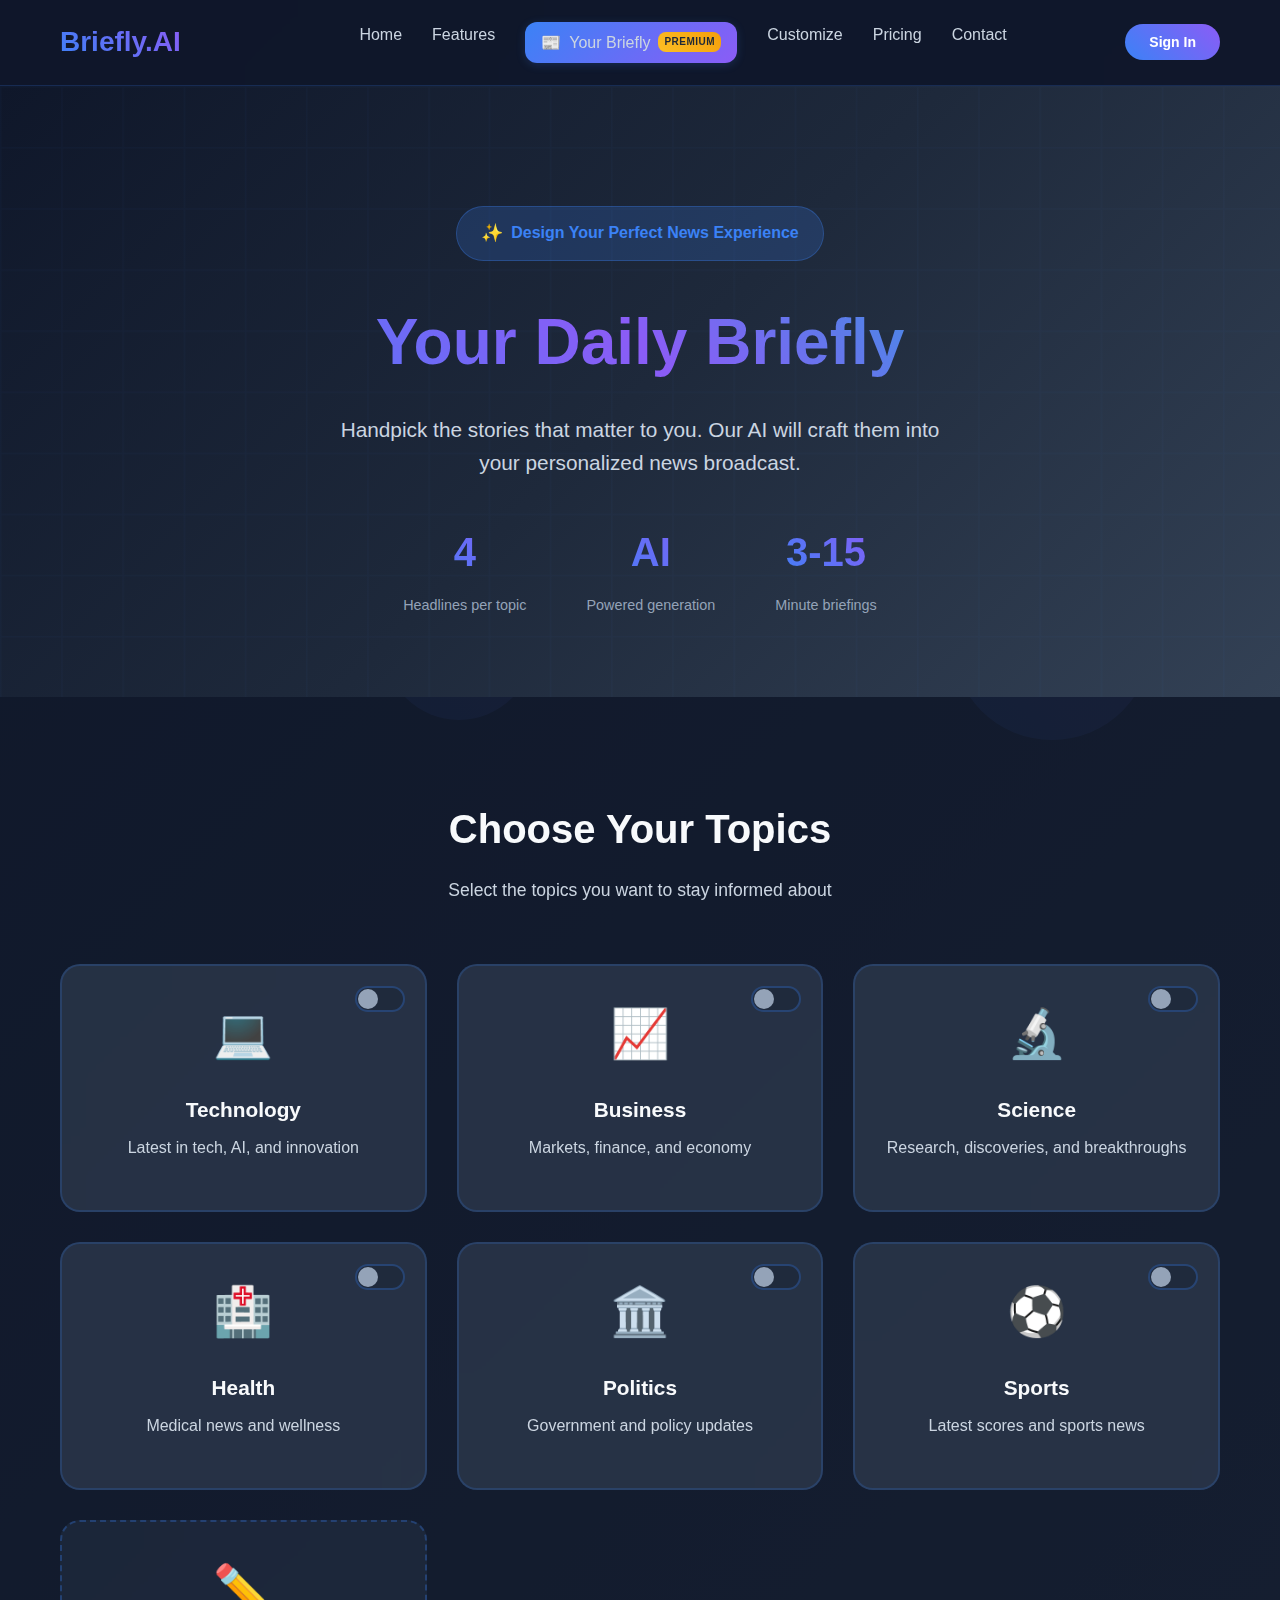
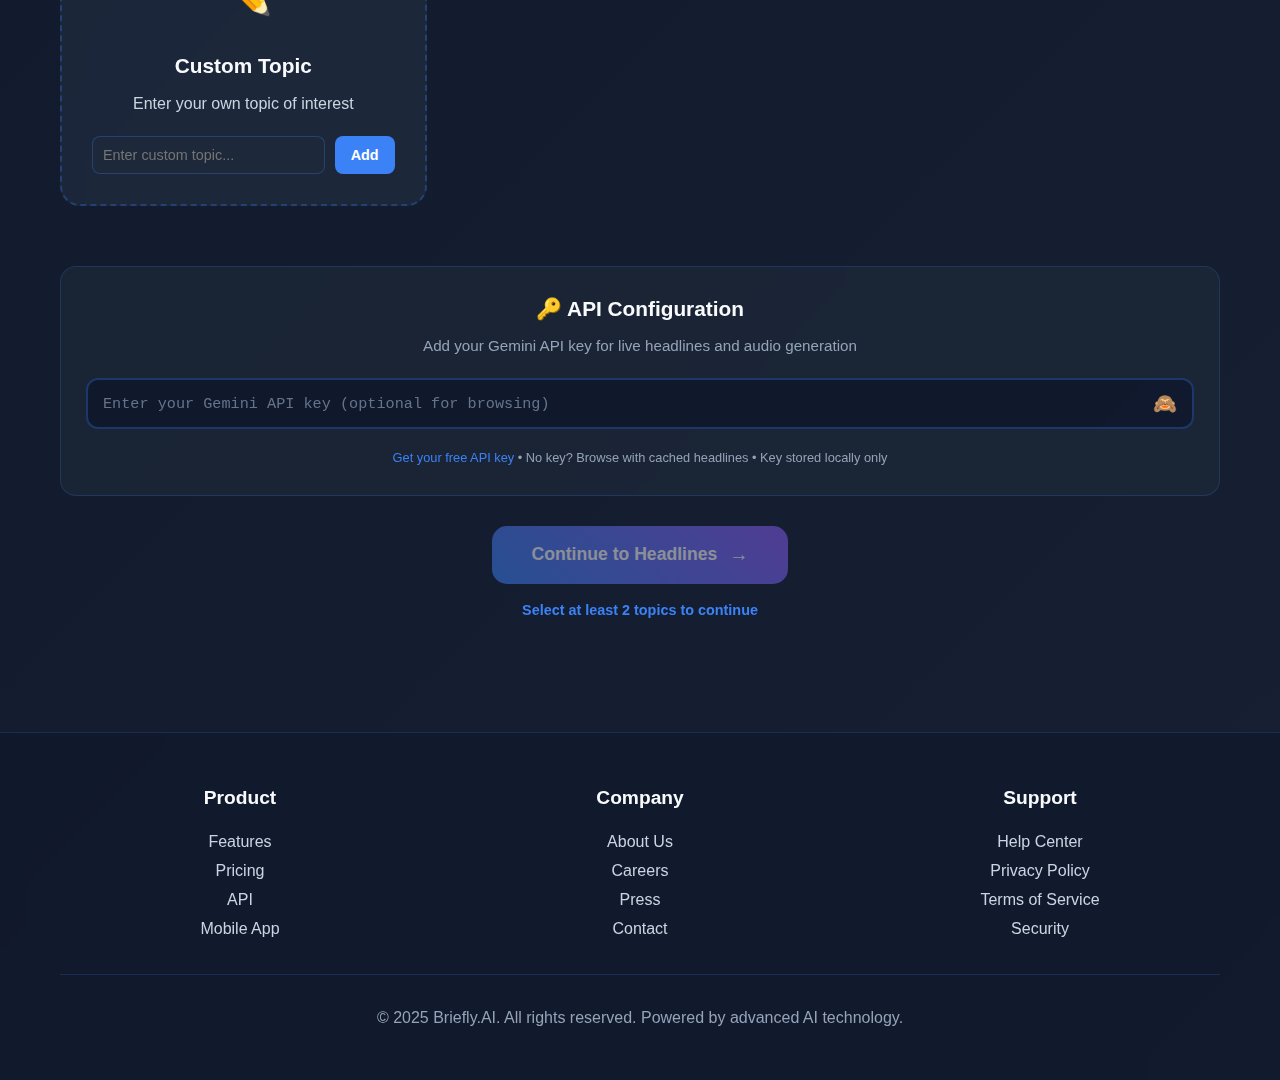
<file: your-briefly.html>
<!DOCTYPE html>
<html lang="en">
<head>
    <meta charset="UTF-8">
    <meta name="viewport" content="width=device-width, initial-scale=1.0">
    <title>Your Briefly - Design Your Daily News</title>
    <link rel="stylesheet" href="styles.css">
    <script src="navbar.js"></script>
    <script src="footer.js"></script>
    <script src="auth.js"></script>
</head>
<body>
    <div class="bg-animation">
        <div class="floating-orb orb1"></div>
        <div class="floating-orb orb2"></div>
        <div class="floating-orb orb3"></div>
    </div>

    <div id="navbar-container"></div>

    <main>
        <!-- Hero Section -->
        <section class="briefly-hero">
            <div class="container">
                <div class="hero-content">
                    <div class="hero-badge">
                        <span class="badge-icon">✨</span>
                        Design Your Perfect News Experience
                    </div>
                    <h1>Your Daily Briefly</h1>
                    <p class="hero-subtitle">
                        Handpick the stories that matter to you. Our AI will craft them into your personalized news broadcast.
                    </p>
                    <div class="hero-stats">
                        <div class="stat-item">
                            <span class="stat-number">4</span>
                            <span class="stat-label">Headlines per topic</span>
                        </div>
                        <div class="stat-item">
                            <span class="stat-number">AI</span>
                            <span class="stat-label">Powered generation</span>
                        </div>
                        <div class="stat-item">
                            <span class="stat-number">3-15</span>
                            <span class="stat-label">Minute briefings</span>
                        </div>
                    </div>
                </div>
            </div>
        </section>

        <!-- Topic Selection -->
        <section class="topic-selection">
            <div class="container">
                <div class="section-header">
                    <h2>Choose Your Topics</h2>
                    <p>Select the topics you want to stay informed about</p>
                </div>
                
                <div class="topics-grid">
                    <div class="topic-card" data-topic="technology">
                        <div class="topic-icon">💻</div>
                        <h3>Technology</h3>
                        <p>Latest in tech, AI, and innovation</p>
                        <div class="topic-toggle">
                            <input type="checkbox" id="tech-toggle">
                            <label for="tech-toggle"></label>
                        </div>
                    </div>
                    
                    <div class="topic-card" data-topic="business">
                        <div class="topic-icon">📈</div>
                        <h3>Business</h3>
                        <p>Markets, finance, and economy</p>
                        <div class="topic-toggle">
                            <input type="checkbox" id="business-toggle">
                            <label for="business-toggle"></label>
                        </div>
                    </div>
                    
                    <div class="topic-card" data-topic="science">
                        <div class="topic-icon">🔬</div>
                        <h3>Science</h3>
                        <p>Research, discoveries, and breakthroughs</p>
                        <div class="topic-toggle">
                            <input type="checkbox" id="science-toggle">
                            <label for="science-toggle"></label>
                        </div>
                    </div>
                    
                    <div class="topic-card" data-topic="health">
                        <div class="topic-icon">🏥</div>
                        <h3>Health</h3>
                        <p>Medical news and wellness</p>
                        <div class="topic-toggle">
                            <input type="checkbox" id="health-toggle">
                            <label for="health-toggle"></label>
                        </div>
                    </div>
                    
                    <div class="topic-card" data-topic="politics">
                        <div class="topic-icon">🏛️</div>
                        <h3>Politics</h3>
                        <p>Government and policy updates</p>
                        <div class="topic-toggle">
                            <input type="checkbox" id="politics-toggle">
                            <label for="politics-toggle"></label>
                        </div>
                    </div>
                    
                    <div class="topic-card" data-topic="sports">
                        <div class="topic-icon">⚽</div>
                        <h3>Sports</h3>
                        <p>Latest scores and sports news</p>
                        <div class="topic-toggle">
                            <input type="checkbox" id="sports-toggle">
                            <label for="sports-toggle"></label>
                        </div>
                    </div>

                    <div class="topic-card custom-topic-card" data-topic="custom">
                        <div class="topic-icon">✏️</div>
                        <h3>Custom Topic</h3>
                        <p>Enter your own topic of interest</p>
                        <div class="custom-topic-input">
                            <input type="text" id="customTopicInput" placeholder="Enter custom topic..." class="custom-topic-field">
                            <button type="button" id="addCustomTopic" class="add-topic-btn">Add</button>
                        </div>
                    </div>

                </div>

                <div class="custom-topics-display" id="customTopicsDisplay" style="display: none;">
                    <h3>Your Custom Topics</h3>
                    <div class="custom-topics-list" id="customTopicsList">
                        <!-- Custom topics will be added here -->
                    </div>
                </div>

                <!-- API Key Section (Compact) -->
                <div class="api-key-section">
                    <div class="api-key-header">
                        <h3>🔑 API Configuration</h3>
                        <p>Add your Gemini API key for live headlines and audio generation</p>
                    </div>
                    <div class="api-key-input-container">
                        <input type="password" id="geminiApiKey" placeholder="Enter your Gemini API key (optional for browsing)" class="api-key-input">
                        <button type="button" id="toggleApiKey" class="toggle-key-btn" title="Show/Hide API Key">🙈</button>
                    </div>
                    <div class="api-key-help">
                        <small>
                            <a href="https://ai.google.dev/tutorials/setup" target="_blank">Get your free API key</a> • 
                            No key? Browse with cached headlines • Key stored locally only
                        </small>
                    </div>
                </div>
                
                <div class="continue-section">
                    <button class="continue-btn" id="continueBtn" onclick="proceedToHeadlines()">
                        Continue to Headlines
                        <span class="btn-arrow">→</span>
                    </button>
                    <p class="selection-count">Select at least 2 topics to continue</p>
                </div>
            </div>
        </section>

        <!-- Headlines Selection (Initially Hidden) -->
        <section class="headlines-selection" id="headlinesSection" style="display: none;">
            <div class="container">
                <div class="section-header">
                    <h2>Select Your Stories</h2>
                    <p>Choose multiple headlines from each topic that interest you</p>
                </div>
                
                <!-- Topic Navigation -->
                <div class="topic-navigation" id="topicNavigation" style="display: none;">
                    <div class="nav-progress">
                        <div class="progress-indicator">
                            <span class="current-topic" id="currentTopicIndex">1</span>
                            <span class="separator">of</span>
                            <span class="total-topics" id="totalTopics">1</span>
                        </div>
                        <div class="topic-name" id="currentTopicName">Loading...</div>
                    </div>
                    
                    <div class="nav-controls">
                        <button class="nav-btn prev-btn" id="prevTopicBtn" onclick="navigateToTopic(-1)">
                            <span class="nav-arrow">←</span>
                            <span class="nav-text">Previous</span>
                        </button>
                        
                        <div class="selection-status" id="selectionStatus">
                            0 articles selected
                        </div>
                        
                        <button class="nav-btn next-btn" id="nextTopicBtn" onclick="navigateToTopic(1)">
                            <span class="nav-text">Next</span>
                            <span class="nav-arrow">→</span>
                        </button>
                    </div>
                </div>
                
                <div class="headlines-container" id="headlinesContainer">
                    <!-- Headlines will be dynamically generated here -->
                </div>
                
                <div class="briefing-config">
                    <div class="config-header">
                        <h3>Briefing Configuration</h3>
                        <p>Customize how your briefing will be delivered</p>
                    </div>
                    
                    <div class="config-grid">
                        <div class="config-item">
                            <label for="briefingLength">Briefing Length</label>
                            <div class="length-selector">
                                <input type="range" id="briefingLength" min="3" max="10" value="5" class="length-slider">
                                <div class="length-display">
                                    <span id="lengthValue">5</span> minutes
                                </div>
                            </div>
                        </div>
                        
                        <div class="config-item">
                            <label for="voiceStyle">Voice Style</label>
                            <select id="voiceStyle" class="voice-selector">
                                <option value="professional">Professional News Anchor</option>
                                <option value="conversational">Conversational & Friendly</option>
                                <option value="energetic">Energetic & Upbeat</option>
                                <option value="calm">Calm & Soothing</option>
                            </select>
                        </div>
                        
                        <div class="config-item">
                            <label for="newsDepth">News Depth</label>
                            <select id="newsDepth" class="depth-selector">
                                <option value="summary">Quick Summary</option>
                                <option value="balanced">Balanced Coverage</option>
                                <option value="detailed">Detailed Analysis</option>
                            </select>
                        </div>
                    </div>
                </div>
                
                <div class="generate-section">
                    <button class="generate-btn" id="generateBtn" onclick="generateBriefly()">
                        <span class="btn-icon">🎙️</span>
                        Generate My Briefly
                        <span class="btn-shimmer"></span>
                    </button>
                    <p class="generate-note">This will create your personalized news broadcast</p>
                </div>
            </div>
        </section>

        <!-- Generated Briefing (Initially Hidden) -->
        <section class="generated-briefing" id="generatedSection" style="display: none;">
            <div class="container">
                <div class="briefing-header">
                    <div class="success-badge">
                        <span class="success-icon">✅</span>
                        Briefing Generated Successfully!
                    </div>
                    <h2>Your Personalized Briefly</h2>
                    <p>Your AI-generated news broadcast is ready</p>
                    
                    <!-- Usage Tips -->
                    <div class="usage-tips">
                        <div class="tip-item">
                            <span class="tip-icon">💡</span>
                            <span>Tip: Use spacebar to play/pause, or arrow keys to seek</span>
                        </div>
                    </div>
                </div>
                
                <div class="briefing-player">
                    <div class="player-card">
                        <div class="player-header">
                            <div class="player-info">
                                <h3 id="briefingTitle">Daily Briefly - June 6, 2025</h3>
                                <p id="briefingMeta">7 minutes • Professional voice • 4 topics</p>
                            </div>
                            <div class="player-status">
                                <span class="status-badge">Ready to Play</span>
                            </div>
                        </div>
                        
                        <div class="player-controls">
                            <div class="progress-bar">
                                <div class="progress-fill" id="progressFill"></div>
                                <div class="progress-time">
                                    <span id="currentTime">0:00</span>
                                    <span id="totalTime">7:00</span>
                                </div>
                            </div>
                            
                            <div class="control-buttons">
                                <button class="control-btn" onclick="seekBackward()">⏪</button>
                                <button class="play-btn" id="playBtn" onclick="togglePlayback()">
                                    <span class="play-icon">▶️</span>
                                </button>
                                <button class="control-btn" onclick="seekForward()">⏩</button>
                                <button class="control-btn" onclick="adjustSpeed()">1.0x</button>
                            </div>
                        </div>
                        
                        <div class="player-features">
                            <button class="feature-btn" onclick="downloadBriefly()">
                                <span>📱</span> Download
                            </button>
                            <button class="feature-btn" onclick="shareBriefly()">
                                <span>📤</span> Share
                            </button>
                            <button class="feature-btn" onclick="addToPlaylist()">
                                <span>📋</span> Save
                            </button>
                            <button class="feature-btn" onclick="regenerateBriefly()">
                                <span>🔄</span> Regenerate
                            </button>
                        </div>
                    </div>
                </div>
                
                <div class="briefing-summary">
                    <h3>What's Covered</h3>
                    <div class="summary-topics" id="summaryTopics">
                        <!-- Will be populated with selected topics and headlines -->
                    </div>
                </div>
                
                <div class="next-actions">
                    <button class="action-btn primary" onclick="createAnother()">
                        Create Another Briefly
                    </button>
                    <button class="action-btn secondary" onclick="scheduleBriefly()">
                        Schedule Daily Briefings
                    </button>
                </div>
            </div>
        </section>
    </main>

    <div id="footer-container"></div>

    <script src="your-briefly.js"></script>
</body>
</html>
</file>
<file: styles.css>
* {
    margin: 0;
    padding: 0;
    box-sizing: border-box;
}

body {
    font-family: 'Inter', -apple-system, BlinkMacSystemFont, sans-serif;
    background: linear-gradient(135deg, #0f172a 0%, #1e293b 100%);
    color: #f8fafc;
    line-height: 1.6;
    overflow-x: hidden;
}

.container {
    max-width: 1200px;
    margin: 0 auto;
    padding: 0 20px;
}

/* Animated background elements */
.bg-animation {
    position: fixed;
    top: 0;
    left: 0;
    width: 100%;
    height: 100%;
    pointer-events: none;
    z-index: -1;
}

.floating-orb {
    position: absolute;
    border-radius: 50%;
    background: linear-gradient(45deg, #3b82f6, #8b5cf6);
    opacity: 0.1;
    animation: float 6s ease-in-out infinite;
}

.orb1 { width: 300px; height: 300px; top: 10%; left: 10%; animation-delay: 0s; }
.orb2 { width: 200px; height: 200px; top: 60%; right: 10%; animation-delay: 2s; }
.orb3 { width: 150px; height: 150px; bottom: 20%; left: 30%; animation-delay: 4s; }

@keyframes float {
    0%, 100% { transform: translateY(0px) scale(1); }
    50% { transform: translateY(-20px) scale(1.05); }
}

/* Header */
header {
    padding: 20px 0;
    background: rgba(15, 23, 42, 0.8);
    backdrop-filter: blur(10px);
    border-bottom: 1px solid rgba(59, 130, 246, 0.2);
    position: sticky;
    top: 0;
    z-index: 100;
}

nav {
    display: flex;
    justify-content: space-between;
    align-items: center;
    gap: 40px;
}

.nav-center {
    display: flex;
    align-items: center;
    gap: 40px;
    flex: 1;
    justify-content: center;
    margin-left: 60px;
}

.logo {
    font-size: 28px;
    font-weight: 800;
    background: linear-gradient(45deg, #3b82f6, #8b5cf6);
    -webkit-background-clip: text;
    -webkit-text-fill-color: transparent;
    background-clip: text;
}

.nav-links {
    display: flex;
    gap: 30px;
    list-style: none;
}

.nav-links a {
    color: #cbd5e1;
    text-decoration: none;
    font-weight: 500;
    transition: all 0.3s ease;
    position: relative;
}

.nav-links a:hover {
    color: #3b82f6;
    transform: translateY(-2px);
}

.nav-links a::after {
    content: '';
    position: absolute;
    bottom: -5px;
    left: 0;
    width: 0;
    height: 2px;
    background: linear-gradient(45deg, #3b82f6, #8b5cf6);
    transition: width 0.3s ease;
}

.nav-links a:hover::after {
    width: 100%;
}

/* Your Briefly Special Styling */
.your-briefly-link {
    position: relative;
    background: linear-gradient(135deg, #3b82f6 0%, #8b5cf6 100%);
    border-radius: 12px;
    padding: 8px 16px !important;
    display: flex;
    align-items: center;
    gap: 8px;
    transition: all 0.3s ease;
    box-shadow: 0 2px 10px rgba(59, 130, 246, 0.2);
}

.your-briefly-link:hover {
    transform: translateY(-3px);
    box-shadow: 0 8px 25px rgba(59, 130, 246, 0.4);
    background: linear-gradient(135deg, #4f46e5 0%, #9333ea 100%);
}

.your-briefly-icon {
    font-size: 16px;
    animation: pulse 2s infinite;
}

.premium-badge {
    background: linear-gradient(45deg, #fbbf24, #f59e0b);
    color: #1f2937;
    font-size: 10px;
    font-weight: 700;
    padding: 2px 6px;
    border-radius: 8px;
    text-transform: uppercase;
    letter-spacing: 0.5px;
}

@keyframes pulse {
    0%, 100% { transform: scale(1); }
    50% { transform: scale(1.1); }
}

/* Authentication Section */
.auth-section {
    margin-left: auto;
}

.login-btn {
    padding: 10px 24px;
    background: linear-gradient(45deg, #3b82f6, #8b5cf6);
    color: white;
    border: none;
    border-radius: 25px;
    font-weight: 600;
    cursor: pointer;
    transition: all 0.3s ease;
    font-size: 14px;
}

.login-btn:hover {
    transform: translateY(-2px);
    box-shadow: 0 8px 25px rgba(59, 130, 246, 0.4);
}

/* User Menu */
.user-menu {
    position: relative;
}

.user-btn {
    display: flex;
    align-items: center;
    gap: 8px;
    padding: 8px 16px;
    background: rgba(59, 130, 246, 0.1);
    border: 1px solid rgba(59, 130, 246, 0.2);
    border-radius: 25px;
    color: #f8fafc;
    cursor: pointer;
    transition: all 0.3s ease;
    font-size: 14px;
}

.user-btn:hover {
    background: rgba(59, 130, 246, 0.2);
    border-color: rgba(59, 130, 246, 0.4);
}

.user-avatar {
    width: 24px;
    height: 24px;
    border-radius: 50%;
    object-fit: cover;
}

.user-name {
    font-weight: 500;
}

.dropdown-arrow {
    font-size: 10px;
    transition: transform 0.3s ease;
}

.user-menu.active .dropdown-arrow {
    transform: rotate(180deg);
}

.user-dropdown {
    position: absolute;
    top: 100%;
    right: 0;
    margin-top: 8px;
    width: 280px;
    background: rgba(15, 23, 42, 0.95);
    backdrop-filter: blur(20px);
    border: 1px solid rgba(59, 130, 246, 0.2);
    border-radius: 12px;
    box-shadow: 0 20px 40px rgba(0, 0, 0, 0.3);
    opacity: 0;
    visibility: hidden;
    transform: translateY(-10px);
    transition: all 0.3s ease;
    z-index: 1000;
}

.user-dropdown.show {
    opacity: 1;
    visibility: visible;
    transform: translateY(0);
}

.user-info {
    display: flex;
    align-items: center;
    gap: 12px;
    padding: 16px;
}

.user-avatar-large {
    width: 40px;
    height: 40px;
    border-radius: 50%;
    object-fit: cover;
}

.user-details {
    flex: 1;
}

.user-name-full {
    font-weight: 600;
    color: #f8fafc;
    font-size: 14px;
}

.user-email {
    color: #94a3b8;
    font-size: 12px;
}

.dropdown-divider {
    height: 1px;
    background: rgba(59, 130, 246, 0.1);
    margin: 0 12px;
}

.dropdown-item {
    display: flex;
    align-items: center;
    gap: 12px;
    padding: 12px 16px;
    color: #cbd5e1;
    text-decoration: none;
    transition: all 0.3s ease;
    font-size: 14px;
}

.dropdown-item:hover {
    background: rgba(59, 130, 246, 0.1);
    color: #f8fafc;
}

.dropdown-icon {
    font-size: 16px;
    width: 20px;
    text-align: center;
}

/* Hero Section */
.hero {
    padding: 100px 0;
    text-align: center;
    position: relative;
}

.hero h1 {
    font-size: 4rem;
    font-weight: 900;
    margin-bottom: 20px;
    background: linear-gradient(45deg, #f8fafc, #cbd5e1);
    -webkit-background-clip: text;
    -webkit-text-fill-color: transparent;
    background-clip: text;
    animation: slideInUp 1s ease-out;
}

.hero .subtitle {
    font-size: 1.5rem;
    color: #94a3b8;
    margin-bottom: 40px;
    animation: slideInUp 1s ease-out 0.2s both;
}

.hero .description {
    font-size: 1.1rem;
    color: #cbd5e1;
    max-width: 600px;
    margin: 0 auto 50px;
    animation: slideInUp 1s ease-out 0.4s both;
}

.cta-button {
    display: inline-block;
    padding: 15px 40px;
    background: linear-gradient(45deg, #3b82f6, #8b5cf6);
    color: white;
    text-decoration: none;
    border-radius: 50px;
    font-weight: 600;
    font-size: 1.1rem;
    transition: all 0.3s ease;
    box-shadow: 0 10px 30px rgba(59, 130, 246, 0.3);
    animation: slideInUp 1s ease-out 0.6s both;
}

.cta-button:hover {
    transform: translateY(-3px);
    box-shadow: 0 15px 40px rgba(59, 130, 246, 0.4);
}

@keyframes slideInUp {
    from {
        opacity: 0;
        transform: translateY(30px);
    }
    to {
        opacity: 1;
        transform: translateY(0);
    }
}

/* Features Section */
.features {
    padding: 100px 0;
    background: rgba(30, 41, 59, 0.5);
    backdrop-filter: blur(10px);
}

.section-title {
    text-align: center;
    font-size: 3rem;
    font-weight: 800;
    margin-bottom: 60px;
    background: linear-gradient(45deg, #f8fafc, #cbd5e1);
    -webkit-background-clip: text;
    -webkit-text-fill-color: transparent;
    background-clip: text;
}

.features-grid {
    display: grid;
    grid-template-columns: repeat(auto-fit, minmax(300px, 1fr));
    gap: 30px;
}

.feature-card {
    background: rgba(51, 65, 85, 0.6);
    padding: 40px;
    border-radius: 20px;
    border: 1px solid rgba(59, 130, 246, 0.2);
    transition: all 0.3s ease;
    backdrop-filter: blur(10px);
}

.feature-card:hover {
    transform: translateY(-10px);
    border-color: rgba(59, 130, 246, 0.4);
    box-shadow: 0 20px 40px rgba(0, 0, 0, 0.3);
}

.feature-icon {
    width: 60px;
    height: 60px;
    background: linear-gradient(45deg, #3b82f6, #8b5cf6);
    border-radius: 15px;
    display: flex;
    align-items: center;
    justify-content: center;
    margin-bottom: 20px;
    font-size: 24px;
}

.feature-card h3 {
    font-size: 1.5rem;
    font-weight: 700;
    margin-bottom: 15px;
    color: #f8fafc;
}

.feature-card p {
    color: #cbd5e1;
    line-height: 1.7;
}

/* Preferences Section */
.preferences {
    padding: 100px 0;
}

.preferences-container {
    background: rgba(51, 65, 85, 0.6);
    padding: 60px;
    border-radius: 30px;
    border: 1px solid rgba(59, 130, 246, 0.2);
    backdrop-filter: blur(10px);
}

.preferences-grid {
    display: grid;
    grid-template-columns: 1fr 1fr;
    gap: 50px;
    align-items: center;
}

.preferences-form {
    display: flex;
    flex-direction: column;
    gap: 20px;
}

.form-group {
    display: flex;
    flex-direction: column;
    gap: 10px;
}

.form-group label {
    font-weight: 600;
    color: #f8fafc;
    font-size: 1.1rem;
}

.optional-label {
    color: #94a3b8;
    font-weight: 400;
    font-size: 12px;
    font-style: italic;
}

.topics-grid {
    display: grid;
    grid-template-columns: repeat(auto-fit, minmax(120px, 1fr));
    gap: 10px;
}

.topic-checkbox {
    display: flex;
    align-items: center;
    gap: 8px;
    padding: 12px 16px;
    background: rgba(30, 41, 59, 0.8);
    border: 2px solid rgba(59, 130, 246, 0.2);
    border-radius: 15px;
    cursor: pointer;
    transition: all 0.3s ease;
    user-select: none;
}

.topic-checkbox:hover {
    border-color: rgba(59, 130, 246, 0.4);
    transform: translateY(-2px);
}

.topic-checkbox.selected {
    background: linear-gradient(45deg, rgba(59, 130, 246, 0.2), rgba(139, 92, 246, 0.2));
    border-color: #3b82f6;
}

.topic-checkbox input {
    display: none;
}

.topic-checkbox span {
    font-size: 0.9rem;
    font-weight: 500;
    color: #cbd5e1;
}

.duration-slider {
    margin: 20px 0;
}

.slider {
    width: 100%;
    height: 8px;
    border-radius: 4px;
    background: rgba(30, 41, 59, 0.8);
    outline: none;
    appearance: none;
    -webkit-appearance: none;
}

.slider::-webkit-slider-thumb {
    -webkit-appearance: none;
    appearance: none;
    width: 20px;
    height: 20px;
    border-radius: 50%;
    background: linear-gradient(45deg, #3b82f6, #8b5cf6);
    cursor: pointer;
}

.slider-value {
    text-align: center;
    margin-top: 10px;
    font-weight: 600;
    color: #3b82f6;
}

.generate-btn {
    padding: 15px 30px;
    background: linear-gradient(45deg, #3b82f6, #8b5cf6);
    color: white;
    border: none;
    border-radius: 15px;
    font-weight: 600;
    font-size: 1.1rem;
    cursor: pointer;
    transition: all 0.3s ease;
}

.generate-btn:hover {
    transform: translateY(-2px);
    box-shadow: 0 10px 30px rgba(59, 130, 246, 0.3);
}

.demo-player {
    background: rgba(30, 41, 59, 0.8);
    border-radius: 20px;
    padding: 40px;
    text-align: center;
}

.player-mockup {
    width: 100%;
    height: 250px;
    background: linear-gradient(135deg, #1e293b, #334155);
    border-radius: 15px;
    display: flex;
    align-items: center;
    justify-content: center;
    margin-bottom: 20px;
    border: 2px solid rgba(59, 130, 246, 0.2);
}

.play-button {
    width: 80px;
    height: 80px;
    background: linear-gradient(45deg, #3b82f6, #8b5cf6);
    border-radius: 50%;
    display: flex;
    align-items: center;
    justify-content: center;
    cursor: pointer;
    transition: all 0.3s ease;
}

.play-button:hover {
    transform: scale(1.1);
}

.play-icon {
    width: 0;
    height: 0;
    border-left: 20px solid white;
    border-top: 12px solid transparent;
    border-bottom: 12px solid transparent;
    margin-left: 5px;
}

/* Footer */
footer {
    padding: 50px 0;
    background: rgba(15, 23, 42, 0.8);
    backdrop-filter: blur(10px);
    border-top: 1px solid rgba(59, 130, 246, 0.2);
    text-align: center;
}

.footer-content {
    display: grid;
    grid-template-columns: repeat(auto-fit, minmax(250px, 1fr));
    gap: 40px;
    margin-bottom: 30px;
}

.footer-section h4 {
    font-size: 1.2rem;
    font-weight: 700;
    margin-bottom: 15px;
    color: #f8fafc;
}

.footer-section p, .footer-section a {
    color: #cbd5e1;
    text-decoration: none;
    line-height: 1.8;
}

.footer-section a:hover {
    color: #3b82f6;
}

.footer-bottom {
    padding-top: 30px;
    border-top: 1px solid rgba(59, 130, 246, 0.2);
    color: #94a3b8;
}

/* Contact Section */
.contact-section {
    padding: 60px 0 100px;
}

.contact-grid {
    display: grid;
    grid-template-columns: 1fr 1fr;
    gap: 60px;
    align-items: start;
}

/* Contact Form */
.contact-form {
    background: rgba(51, 65, 85, 0.6);
    padding: 40px;
    border-radius: 25px;
    border: 1px solid rgba(59, 130, 246, 0.2);
    backdrop-filter: blur(10px);
}

.form-header {
    margin-bottom: 30px;
}

.form-header h2 {
    font-size: 2rem;
    font-weight: 700;
    color: #f8fafc;
    margin-bottom: 10px;
}

.form-header p {
    color: #cbd5e1;
}

.form-input, .form-select, .form-textarea {
    width: 100%;
    padding: 15px 20px;
    background: rgba(30, 41, 59, 0.8);
    border: 2px solid rgba(59, 130, 246, 0.2);
    border-radius: 15px;
    color: #f8fafc;
    font-size: 1rem;
    transition: all 0.3s ease;
    font-family: inherit;
}

.form-input:focus, .form-select:focus, .form-textarea:focus {
    outline: none;
    border-color: #3b82f6;
    box-shadow: 0 0 0 3px rgba(59, 130, 246, 0.1);
}

.form-textarea {
    resize: vertical;
    min-height: 120px;
}

.form-select {
    cursor: pointer;
}

.form-select option {
    background: #1e293b;
    color: #f8fafc;
}

.priority-tags {
    display: flex;
    gap: 10px;
    flex-wrap: wrap;
    margin-top: 10px;
}

.priority-tag {
    padding: 8px 16px;
    background: rgba(30, 41, 59, 0.8);
    border: 2px solid rgba(59, 130, 246, 0.2);
    border-radius: 20px;
    font-size: 0.9rem;
    cursor: pointer;
    transition: all 0.3s ease;
    user-select: none;
}

.priority-tag:hover {
    border-color: rgba(59, 130, 246, 0.4);
}

.priority-tag.selected {
    background: linear-gradient(45deg, rgba(59, 130, 246, 0.2), rgba(139, 92, 246, 0.2));
    border-color: #3b82f6;
}

.priority-tag.urgent {
    border-color: rgba(239, 68, 68, 0.4);
}

.priority-tag.urgent.selected {
    background: linear-gradient(45deg, rgba(239, 68, 68, 0.2), rgba(220, 38, 127, 0.2));
    border-color: #ef4444;
}

.submit-btn {
    width: 100%;
    padding: 18px;
    background: linear-gradient(45deg, #3b82f6, #8b5cf6);
    color: white;
    border: none;
    border-radius: 15px;
    font-weight: 600;
    font-size: 1.1rem;
    cursor: pointer;
    transition: all 0.3s ease;
}

.submit-btn:hover {
    transform: translateY(-2px);
    box-shadow: 0 10px 30px rgba(59, 130, 246, 0.3);
}

.submit-btn:disabled {
    opacity: 0.6;
    cursor: not-allowed;
    transform: none;
}

/* Contact Info */
.contact-info {
    display: flex;
    flex-direction: column;
    gap: 30px;
}

.info-card {
    background: rgba(51, 65, 85, 0.6);
    padding: 30px;
    border-radius: 20px;
    border: 1px solid rgba(59, 130, 246, 0.2);
    backdrop-filter: blur(10px);
    transition: all 0.3s ease;
}

.info-card:hover {
    transform: translateY(-5px);
    border-color: rgba(59, 130, 246, 0.4);
}

.info-card-header {
    display: flex;
    align-items: center;
    gap: 15px;
    margin-bottom: 15px;
}

.info-icon {
    width: 50px;
    height: 50px;
    background: linear-gradient(45deg, #3b82f6, #8b5cf6);
    border-radius: 12px;
    display: flex;
    align-items: center;
    justify-content: center;
    font-size: 20px;
}

.info-card h3 {
    font-size: 1.3rem;
    font-weight: 700;
    color: #f8fafc;
}

.info-card p {
    color: #cbd5e1;
    line-height: 1.6;
}

.info-card a {
    color: #3b82f6;
    text-decoration: none;
    font-weight: 500;
}

.info-card a:hover {
    color: #8b5cf6;
}

.response-time {
    background: rgba(16, 185, 129, 0.2);
    color: #10b981;
    padding: 6px 12px;
    border-radius: 20px;
    font-size: 0.8rem;
    font-weight: 600;
    display: inline-block;
    margin-top: 10px;
}

/* FAQ Section */
.faq-section {
    background: rgba(30, 41, 59, 0.5);
    padding: 80px 0;
    backdrop-filter: blur(10px);
}

.faq-grid {
    display: grid;
    gap: 20px;
    max-width: 800px;
    margin: 0 auto;
}

.faq-item {
    background: rgba(51, 65, 85, 0.6);
    border-radius: 15px;
    border: 1px solid rgba(59, 130, 246, 0.2);
    backdrop-filter: blur(10px);
    overflow: hidden;
    transition: all 0.3s ease;
}

.faq-question {
    padding: 25px;
    cursor: pointer;
    display: flex;
    justify-content: space-between;
    align-items: center;
    font-weight: 600;
    color: #f8fafc;
    user-select: none;
}

.faq-question:hover {
    background: rgba(59, 130, 246, 0.1);
}

.faq-toggle {
    font-size: 1.5rem;
    transition: transform 0.3s ease;
}

.faq-answer {
    padding: 0 25px;
    max-height: 0;
    overflow: hidden;
    transition: all 0.3s ease;
    color: #cbd5e1;
}

.faq-item.active .faq-answer {
    padding: 0 25px 25px;
    max-height: 200px;
}

.faq-item.active .faq-toggle {
    transform: rotate(45deg);
}

/* Success Message */
.success-message {
    background: linear-gradient(45deg, rgba(16, 185, 129, 0.2), rgba(34, 197, 94, 0.2));
    border: 2px solid #10b981;
    padding: 20px;
    border-radius: 15px;
    margin-bottom: 20px;
    text-align: center;
    display: none;
}

.success-message.show {
    display: block;
    animation: slideInUp 0.5s ease-out;
}

/* Features Page Styles */
.features-hero {
    background: linear-gradient(135deg, #0f172a 0%, #1e293b 50%, #334155 100%);
    padding: 120px 0 80px;
    text-align: center;
    position: relative;
    overflow: hidden;
}

.features-hero::before {
    content: '';
    position: absolute;
    top: 0;
    left: 0;
    right: 0;
    bottom: 0;
    background: url('data:image/svg+xml,<svg xmlns="http://www.w3.org/2000/svg" viewBox="0 0 100 100"><defs><pattern id="grid" width="10" height="10" patternUnits="userSpaceOnUse"><path d="M 10 0 L 0 0 0 10" fill="none" stroke="%233b82f6" stroke-width="0.5" opacity="0.1"/></pattern></defs><rect width="100" height="100" fill="url(%23grid)"/></svg>');
    opacity: 0.3;
}

.features-hero h1 {
    font-size: 3.5rem;
    font-weight: 800;
    background: linear-gradient(45deg, #3b82f6, #8b5cf6, #06b6d4);
    -webkit-background-clip: text;
    -webkit-text-fill-color: transparent;
    background-clip: text;
    margin-bottom: 20px;
    position: relative;
    z-index: 1;
}

.core-features {
    padding: 100px 0;
    background: rgba(15, 23, 42, 0.5);
}

.features-grid.enhanced {
    display: grid;
    grid-template-columns: repeat(auto-fit, minmax(350px, 1fr));
    gap: 40px;
    margin-top: 60px;
}

.feature-card.featured {
    background: rgba(51, 65, 85, 0.6);
    border: 1px solid rgba(59, 130, 246, 0.3);
    border-radius: 20px;
    padding: 40px;
    backdrop-filter: blur(10px);
    transition: all 0.3s ease;
    position: relative;
    overflow: hidden;
}

.feature-card.featured::before {
    content: '';
    position: absolute;
    top: 0;
    left: 0;
    right: 0;
    height: 4px;
    background: linear-gradient(90deg, #3b82f6, #8b5cf6);
}

.feature-card.featured:hover {
    transform: translateY(-10px);
    border-color: rgba(59, 130, 246, 0.5);
    box-shadow: 0 20px 40px rgba(59, 130, 246, 0.1);
}

.feature-details {
    list-style: none;
    padding: 0;
    margin-top: 20px;
}

.feature-details li {
    padding: 8px 0;
    position: relative;
    padding-left: 20px;
    color: #cbd5e1;
}

.feature-details li::before {
    content: '✓';
    position: absolute;
    left: 0;
    color: #10b981;
    font-weight: bold;
}

.platform-features {
    padding: 100px 0;
    background: rgba(30, 41, 59, 0.5);
}

.platform-grid {
    display: grid;
    grid-template-columns: repeat(auto-fit, minmax(280px, 1fr));
    gap: 30px;
    margin-top: 60px;
}

.platform-card {
    background: rgba(51, 65, 85, 0.4);
    border: 1px solid rgba(59, 130, 246, 0.2);
    border-radius: 15px;
    padding: 30px;
    text-align: center;
    transition: all 0.3s ease;
}

.platform-card:hover {
    transform: translateY(-5px);
    border-color: rgba(59, 130, 246, 0.4);
}

.platform-icon {
    font-size: 3rem;
    margin-bottom: 20px;
    display: block;
}

.customization-features {
    padding: 100px 0;
    background: rgba(15, 23, 42, 0.7);
}

.split-layout {
    display: grid;
    grid-template-columns: 1fr 1fr;
    gap: 80px;
    align-items: start;
    margin-top: 60px;
}

.customization-list {
    margin-top: 40px;
}

.custom-item {
    display: flex;
    align-items: flex-start;
    margin-bottom: 30px;
    padding: 20px;
    background: rgba(51, 65, 85, 0.3);
    border-radius: 12px;
    border: 1px solid rgba(59, 130, 246, 0.1);
}

.custom-icon {
    font-size: 1.5rem;
    margin-right: 20px;
    min-width: 40px;
}

.custom-content h4 {
    color: #f8fafc;
    margin-bottom: 8px;
    font-size: 1.1rem;
}

.custom-content p {
    color: #cbd5e1;
    margin: 0;
    font-size: 0.95rem;
}

.demo-interface {
    background: rgba(51, 65, 85, 0.6);
    border: 1px solid rgba(59, 130, 246, 0.3);
    border-radius: 20px;
    overflow: hidden;
    backdrop-filter: blur(10px);
}

.interface-header {
    background: linear-gradient(90deg, #3b82f6, #8b5cf6);
    padding: 20px;
    text-align: center;
}

.interface-header h3 {
    color: white;
    margin: 0;
    font-size: 1.2rem;
}

.interface-body {
    padding: 30px;
}

.setting-row {
    display: flex;
    justify-content: space-between;
    align-items: center;
    margin-bottom: 25px;
    padding-bottom: 15px;
    border-bottom: 1px solid rgba(59, 130, 246, 0.1);
}

.setting-row span {
    color: #f8fafc;
    font-weight: 500;
}

.slider-container {
    display: flex;
    align-items: center;
    gap: 15px;
}

.slider {
    width: 120px;
    height: 6px;
    background: rgba(59, 130, 246, 0.2);
    border-radius: 3px;
    outline: none;
    appearance: none;
}

.slider::-webkit-slider-thumb {
    appearance: none;
    width: 18px;
    height: 18px;
    background: #3b82f6;
    border-radius: 50%;
    cursor: pointer;
}

.slider-value {
    color: #3b82f6;
    font-weight: 600;
    min-width: 50px;
}

.custom-select {
    background: rgba(51, 65, 85, 0.6);
    border: 1px solid rgba(59, 130, 246, 0.2);
    border-radius: 8px;
    color: #f8fafc;
    padding: 8px 12px;
    outline: none;
}

.topics-preview {
    margin-top: 25px;
    padding-top: 20px;
    border-top: 1px solid rgba(59, 130, 246, 0.2);
}

.topics-preview h4 {
    color: #f8fafc;
    margin-bottom: 15px;
    font-size: 1rem;
}

.topic-tags {
    display: flex;
    flex-wrap: wrap;
    gap: 8px;
}

.topic-tag {
    background: rgba(59, 130, 246, 0.2);
    color: #3b82f6;
    padding: 6px 12px;
    border-radius: 20px;
    font-size: 0.85rem;
    border: 1px solid rgba(59, 130, 246, 0.3);
}

.intelligence-features {
    padding: 100px 0;
    background: rgba(30, 41, 59, 0.6);
}

.intelligence-grid {
    display: grid;
    grid-template-columns: repeat(auto-fit, minmax(320px, 1fr));
    gap: 40px;
    margin-top: 60px;
}

.intelligence-card {
    background: rgba(51, 65, 85, 0.5);
    border: 1px solid rgba(59, 130, 246, 0.2);
    border-radius: 18px;
    padding: 35px;
    transition: all 0.3s ease;
}

.intelligence-card:hover {
    transform: translateY(-8px);
    border-color: rgba(59, 130, 246, 0.4);
    box-shadow: 0 15px 35px rgba(59, 130, 246, 0.1);
}

.intelligence-icon {
    font-size: 2.5rem;
    margin-bottom: 20px;
    display: block;
}

.quality-indicators {
    margin-top: 20px;
    display: flex;
    flex-direction: column;
    gap: 8px;
}

.indicator {
    color: #10b981;
    font-size: 0.9rem;
    padding: 4px 0;
}

.features-cta {
    padding: 100px 0;
    background: linear-gradient(135deg, #1e293b 0%, #0f172a 100%);
    text-align: center;
}

.cta-content h2 {
    font-size: 2.5rem;
    font-weight: 700;
    background: linear-gradient(45deg, #3b82f6, #8b5cf6);
    -webkit-background-clip: text;
    -webkit-text-fill-color: transparent;
    background-clip: text;
    margin-bottom: 20px;
}

.cta-content p {
    font-size: 1.2rem;
    color: #cbd5e1;
    margin-bottom: 40px;
    max-width: 600px;
    margin-left: auto;
    margin-right: auto;
}

.cta-buttons {
    display: flex;
    gap: 20px;
    justify-content: center;
    align-items: center;
    flex-wrap: wrap;
}

.cta-button.secondary {
    background: transparent;
    border: 2px solid #3b82f6;
    color: #3b82f6;
    text-decoration: none;
    display: inline-flex;
    align-items: center;
    justify-content: center;
}

.cta-button.secondary:hover {
    background: #3b82f6;
    color: white;
    transform: translateY(-2px);
}

/* Your Briefly Page Styles */
.briefly-hero {
    background: linear-gradient(135deg, #0f172a 0%, #1e293b 50%, #334155 100%);
    padding: 120px 0 80px;
    text-align: center;
    position: relative;
    overflow: hidden;
}

.briefly-hero::before {
    content: '';
    position: absolute;
    top: 0;
    left: 0;
    right: 0;
    bottom: 0;
    background: url('data:image/svg+xml,<svg xmlns="http://www.w3.org/2000/svg" viewBox="0 0 100 100"><defs><pattern id="grid" width="10" height="10" patternUnits="userSpaceOnUse"><path d="M 10 0 L 0 0 0 10" fill="none" stroke="%233b82f6" stroke-width="0.5" opacity="0.1"/></pattern></defs><rect width="100" height="100" fill="url(%23grid)"/></svg>');
    opacity: 0.3;
}

.hero-content {
    position: relative;
    z-index: 1;
}

.hero-badge {
    display: inline-flex;
    align-items: center;
    gap: 8px;
    background: rgba(59, 130, 246, 0.2);
    border: 1px solid rgba(59, 130, 246, 0.3);
    padding: 12px 24px;
    border-radius: 50px;
    color: #3b82f6;
    font-weight: 600;
    margin-bottom: 30px;
    animation: slideInUp 0.8s ease-out;
}

.badge-icon {
    font-size: 18px;
    animation: pulse 2s infinite;
}

.briefly-hero h1 {
    font-size: 4rem;
    font-weight: 900;
    background: linear-gradient(45deg, #3b82f6, #8b5cf6, #06b6d4);
    -webkit-background-clip: text;
    -webkit-text-fill-color: transparent;
    background-clip: text;
    margin-bottom: 20px;
    animation: slideInUp 1s ease-out 0.2s both;
}

.hero-subtitle {
    font-size: 1.3rem;
    color: #cbd5e1;
    max-width: 600px;
    margin: 0 auto 40px;
    line-height: 1.6;
    animation: slideInUp 1s ease-out 0.4s both;
}

.hero-stats {
    display: flex;
    justify-content: center;
    gap: 60px;
    margin-top: 40px;
    animation: slideInUp 1s ease-out 0.6s both;
}

.stat-item {
    text-align: center;
}

.stat-number {
    display: block;
    font-size: 2.5rem;
    font-weight: 800;
    background: linear-gradient(45deg, #3b82f6, #8b5cf6);
    -webkit-background-clip: text;
    -webkit-text-fill-color: transparent;
    background-clip: text;
    margin-bottom: 8px;
}

.stat-label {
    color: #94a3b8;
    font-size: 0.9rem;
    font-weight: 500;
}

/* Topic Selection */
.topic-selection {
    padding: 100px 0;
    background: rgba(15, 23, 42, 0.5);
}

.section-header {
    text-align: center;
    margin-bottom: 60px;
}

.section-header h2 {
    font-size: 2.5rem;
    font-weight: 700;
    color: #f8fafc;
    margin-bottom: 15px;
}

.section-header p {
    font-size: 1.1rem;
    color: #cbd5e1;
}

.topics-grid {
    display: grid;
    grid-template-columns: repeat(auto-fit, minmax(300px, 1fr));
    gap: 30px;
    margin-bottom: 60px;
}

.topic-card {
    background: rgba(51, 65, 85, 0.6);
    border: 2px solid rgba(59, 130, 246, 0.2);
    border-radius: 20px;
    padding: 30px;
    cursor: pointer;
    transition: all 0.3s ease;
    backdrop-filter: blur(10px);
    position: relative;
    text-align: center;
    animation: animate-in 0.6s ease-out forwards;
}

.topic-card:hover {
    transform: translateY(-5px);
    border-color: rgba(59, 130, 246, 0.4);
    box-shadow: 0 15px 35px rgba(59, 130, 246, 0.1);
}

.topic-card.selected {
    border-color: #3b82f6;
    background: rgba(59, 130, 246, 0.1);
    box-shadow: 0 10px 30px rgba(59, 130, 246, 0.2);
}

.topic-icon {
    font-size: 3rem;
    margin-bottom: 20px;
    display: block;
}

.topic-card h3 {
    font-size: 1.3rem;
    font-weight: 700;
    color: #f8fafc;
    margin-bottom: 10px;
}

.topic-card p {
    color: #cbd5e1;
    margin-bottom: 20px;
    line-height: 1.5;
}

.topic-toggle {
    position: absolute;
    top: 20px;
    right: 20px;
}

.topic-toggle input[type="checkbox"] {
    display: none;
}

.topic-toggle label {
    display: block;
    width: 50px;
    height: 26px;
    background: rgba(30, 41, 59, 0.8);
    border: 2px solid rgba(59, 130, 246, 0.3);
    border-radius: 13px;
    cursor: pointer;
    position: relative;
    transition: all 0.3s ease;
}

.topic-toggle label::after {
    content: '';
    position: absolute;
    top: 1px;
    left: 1px;
    width: 20px;
    height: 20px;
    background: #94a3b8;
    border-radius: 50%;
    transition: all 0.3s ease;
}

.topic-toggle input[type="checkbox"]:checked + label {
    background: #3b82f6;
    border-color: #3b82f6;
}

.topic-toggle input[type="checkbox"]:checked + label::after {
    left: 25px;
    background: white;
}

.continue-section {
    text-align: center;
}

.continue-btn {
    background: linear-gradient(45deg, #3b82f6, #8b5cf6);
    color: white;
    border: none;
    padding: 18px 40px;
    border-radius: 15px;
    font-size: 1.1rem;
    font-weight: 600;
    cursor: pointer;
    transition: all 0.3s ease;
    display: inline-flex;
    align-items: center;
    gap: 12px;
    margin-bottom: 15px;
    opacity: 0.5;
    pointer-events: none;
}

.continue-btn.enabled {
    opacity: 1;
    pointer-events: auto;
}

.continue-btn.enabled:hover {
    transform: translateY(-3px);
    box-shadow: 0 15px 40px rgba(59, 130, 246, 0.3);
}

.btn-arrow {
    font-size: 1.2rem;
    transition: transform 0.3s ease;
}

.continue-btn:hover .btn-arrow {
    transform: translateX(5px);
}

.selection-count {
    color: #94a3b8;
    font-size: 0.9rem;
    margin: 0;
}

/* Headlines Selection */
.headlines-selection {
    padding: 100px 0;
    background: rgba(30, 41, 59, 0.6);
}

.headlines-container {
    margin-bottom: 80px;
}

.topic-headlines {
    background: rgba(51, 65, 85, 0.6);
    border: 1px solid rgba(59, 130, 246, 0.2);
    border-radius: 20px;
    padding: 30px;
    margin-bottom: 30px;
    backdrop-filter: blur(10px);
}

.topic-headlines h3 {
    color: #f8fafc;
    font-size: 1.5rem;
    font-weight: 700;
    margin-bottom: 20px;
    display: flex;
    align-items: center;
    gap: 15px;
}

.topic-headlines-icon {
    font-size: 1.8rem;
}

.headlines-list {
    display: grid;
    gap: 15px;
}

.headline-item {
    background: rgba(30, 41, 59, 0.8);
    border: 2px solid rgba(59, 130, 246, 0.2);
    border-radius: 15px;
    padding: 20px;
    cursor: pointer;
    transition: all 0.3s ease;
    position: relative;
}

.headline-item:hover {
    border-color: rgba(59, 130, 246, 0.4);
    transform: translateY(-2px);
}

.headline-item.selected {
    border-color: #3b82f6;
    background: rgba(59, 130, 246, 0.1);
    box-shadow: 0 5px 15px rgba(59, 130, 246, 0.2);
}

.headline-item::after {
    content: '✓';
    position: absolute;
    top: 15px;
    right: 15px;
    color: #3b82f6;
    font-weight: bold;
    font-size: 1.2rem;
    opacity: 0;
    transition: opacity 0.3s ease;
}

.headline-item.selected::after {
    opacity: 1;
}

/* Briefing Configuration */
.briefing-config {
    background: rgba(51, 65, 85, 0.6);
    border: 1px solid rgba(59, 130, 246, 0.2);
    border-radius: 20px;
    padding: 40px;
    margin-bottom: 50px;
    backdrop-filter: blur(10px);
}

.config-header {
    text-align: center;
    margin-bottom: 40px;
}

.config-header h3 {
    font-size: 1.8rem;
    font-weight: 700;
    color: #f8fafc;
    margin-bottom: 10px;
}

.config-header p {
    color: #cbd5e1;
    font-size: 1rem;
}

.config-grid {
    display: grid;
    grid-template-columns: repeat(auto-fit, minmax(280px, 1fr));
    gap: 30px;
}

.config-item {
    display: flex;
    flex-direction: column;
    gap: 15px;
}

.config-item label {
    font-size: 1.1rem;
    font-weight: 600;
    color: #f8fafc;
}

.length-selector {
    display: flex;
    flex-direction: column;
    gap: 15px;
}

.length-slider {
    width: 100%;
    height: 8px;
    border-radius: 4px;
    background: rgba(30, 41, 59, 0.8);
    outline: none;
    appearance: none;
    -webkit-appearance: none;
}

.length-slider::-webkit-slider-thumb {
    -webkit-appearance: none;
    appearance: none;
    width: 24px;
    height: 24px;
    border-radius: 50%;
    background: linear-gradient(45deg, #3b82f6, #8b5cf6);
    cursor: pointer;
    box-shadow: 0 4px 12px rgba(59, 130, 246, 0.4);
}

.length-display {
    text-align: center;
    font-size: 1.2rem;
    font-weight: 600;
    color: #3b82f6;
}

.voice-selector, .depth-selector {
    background: rgba(30, 41, 59, 0.8);
    border: 2px solid rgba(59, 130, 246, 0.2);
    border-radius: 12px;
    color: #f8fafc;
    padding: 15px 20px;
    font-size: 1rem;
    cursor: pointer;
    transition: all 0.3s ease;
}

.voice-selector:focus, .depth-selector:focus {
    outline: none;
    border-color: #3b82f6;
    box-shadow: 0 0 0 3px rgba(59, 130, 246, 0.1);
}

.voice-selector option, .depth-selector option {
    background: #1e293b;
    color: #f8fafc;
}

.generate-section {
    text-align: center;
}

.generate-btn {
    background: linear-gradient(45deg, #3b82f6, #8b5cf6);
    color: white;
    border: none;
    padding: 20px 50px;
    border-radius: 15px;
    font-size: 1.2rem;
    font-weight: 600;
    cursor: pointer;
    transition: all 0.3s ease;
    display: inline-flex;
    align-items: center;
    gap: 15px;
    position: relative;
    overflow: hidden;
    margin-bottom: 15px;
    opacity: 0.5;
    pointer-events: none;
}

.generate-btn.enabled {
    opacity: 1;
    pointer-events: auto;
}

.generate-btn.enabled:hover {
    transform: translateY(-3px);
    box-shadow: 0 20px 40px rgba(59, 130, 246, 0.3);
}

.btn-icon {
    font-size: 1.3rem;
}

.btn-shimmer {
    position: absolute;
    top: 0;
    left: -100%;
    width: 100%;
    height: 100%;
    background: linear-gradient(90deg, transparent, rgba(255, 255, 255, 0.2), transparent);
    transition: left 0.5s ease;
}

.generate-btn:hover .btn-shimmer {
    left: 100%;
}

.generate-note {
    color: #94a3b8;
    font-size: 0.9rem;
    margin: 0;
    transition: all 0.3s ease;
}

.generate-btn.enabled + .generate-note {
    color: #3b82f6;
    font-weight: 600;
}

/* Generated Briefing */
.generated-briefing {
    padding: 100px 0;
    background: rgba(15, 23, 42, 0.8);
}

.briefing-header {
    text-align: center;
    margin-bottom: 60px;
}

.success-badge {
    display: inline-flex;
    align-items: center;
    gap: 10px;
    background: rgba(16, 185, 129, 0.2);
    border: 1px solid #10b981;
    padding: 12px 24px;
    border-radius: 50px;
    color: #10b981;
    font-weight: 600;
    margin-bottom: 20px;
    animation: celebrate 0.6s ease-out;
}

.success-icon {
    font-size: 18px;
}

.briefing-header h2 {
    font-size: 2.5rem;
    font-weight: 700;
    color: #f8fafc;
    margin-bottom: 15px;
}

.briefing-header p {
    font-size: 1.1rem;
    color: #cbd5e1;
}

.briefing-player {
    margin-bottom: 60px;
}

.player-card {
    background: rgba(51, 65, 85, 0.6);
    border: 1px solid rgba(59, 130, 246, 0.2);
    border-radius: 25px;
    padding: 40px;
    backdrop-filter: blur(10px);
    max-width: 600px;
    margin: 0 auto;
}

.player-header {
    display: flex;
    justify-content: space-between;
    align-items: flex-start;
    margin-bottom: 30px;
}

.player-info h3 {
    font-size: 1.5rem;
    font-weight: 700;
    color: #f8fafc;
    margin-bottom: 8px;
}

.player-info p {
    color: #94a3b8;
    font-size: 0.9rem;
}

.status-badge {
    background: rgba(16, 185, 129, 0.2);
    color: #10b981;
    padding: 6px 12px;
    border-radius: 20px;
    font-size: 0.8rem;
    font-weight: 600;
}

.player-controls {
    margin-bottom: 30px;
}

.progress-bar {
    background: rgba(30, 41, 59, 0.8);
    height: 8px;
    border-radius: 4px;
    position: relative;
    margin-bottom: 15px;
    cursor: pointer;
}

.progress-fill {
    background: linear-gradient(45deg, #3b82f6, #8b5cf6);
    height: 100%;
    border-radius: 4px;
    width: 0%;
    transition: width 0.3s ease;
    position: relative;
    overflow: hidden;
}

.progress-fill::after {
    content: '';
    position: absolute;
    top: 0;
    left: 0;
    right: 0;
    bottom: 0;
    background: linear-gradient(90deg, transparent, rgba(255, 255, 255, 0.3), transparent);
    transform: translateX(-100%);
    animation: shimmer 2s infinite;
}

.progress-time {
    display: flex;
    justify-content: space-between;
    color: #94a3b8;
    font-size: 0.9rem;
    margin-bottom: 20px;
}

.control-buttons {
    display: flex;
    justify-content: center;
    align-items: center;
    gap: 15px;
    position: relative;
}

.control-buttons::before {
    content: '';
    position: absolute;
    top: 50%;
    left: 50%;
    transform: translate(-50%, -50%);
    width: 200px;
    height: 2px;
    background: linear-gradient(90deg, transparent, rgba(59, 130, 246, 0.3), transparent);
    z-index: -1;
}

.control-btn {
    background: rgba(30, 41, 59, 0.8);
    border: 1px solid rgba(59, 130, 246, 0.3);
    color: #cbd5e1;
    padding: 12px;
    border-radius: 50%;
    cursor: pointer;
    transition: all 0.3s ease;
    font-size: 1.1rem;
    width: 50px;
    height: 50px;
    display: flex;
    align-items: center;
    justify-content: center;
}

.control-btn:hover {
    background: rgba(59, 130, 246, 0.2);
    border-color: #3b82f6;
    color: #f8fafc;
}

.play-btn {
    background: linear-gradient(45deg, #3b82f6, #8b5cf6);
    border: none;
    color: white;
    padding: 15px;
    border-radius: 50%;
    cursor: pointer;
    transition: all 0.3s ease;
    width: 70px;
    height: 70px;
    display: flex;
    align-items: center;
    justify-content: center;
    font-size: 1.5rem;
}

.play-btn:hover {
    transform: scale(1.1);
    box-shadow: 0 10px 25px rgba(59, 130, 246, 0.4);
    animation: pulse 1s infinite;
}

.player-features {
    display: flex;
    justify-content: center;
    gap: 15px;
    flex-wrap: wrap;
}

.feature-btn {
    background: rgba(30, 41, 59, 0.8);
    border: 1px solid rgba(59, 130, 246, 0.3);
    color: #cbd5e1;
    padding: 10px 20px;
    border-radius: 25px;
    cursor: pointer;
    transition: all 0.3s ease;
    font-size: 0.9rem;
    display: flex;
    align-items: center;
    gap: 8px;
}

.feature-btn:hover {
    background: rgba(59, 130, 246, 0.2);
    border-color: #3b82f6;
    color: #f8fafc;
}

.briefing-summary {
    background: rgba(51, 65, 85, 0.6);
    border: 1px solid rgba(59, 130, 246, 0.2);
    border-radius: 20px;
    padding: 40px;
    margin-bottom: 50px;
    backdrop-filter: blur(10px);
}

.briefing-summary h3 {
    font-size: 1.5rem;
    font-weight: 700;
    color: #f8fafc;
    margin-bottom: 25px;
    text-align: center;
}

.summary-topics {
    display: grid;
    gap: 20px;
}

.summary-topic {
    background: rgba(30, 41, 59, 0.8);
    border: 1px solid rgba(59, 130, 246, 0.2);
    border-radius: 15px;
    padding: 20px;
}

.summary-topic h4 {
    color: #f8fafc;
    font-size: 1.1rem;
    font-weight: 600;
    margin-bottom: 15px;
    display: flex;
    align-items: center;
    gap: 10px;
}

.selected-headlines {
    margin-top: 10px;
}

.selection-count {
    color: #3b82f6;
    font-size: 0.9rem;
    font-weight: 600;
    margin-bottom: 10px;
}

.headlines-list {
    list-style: none;
    padding: 0;
    margin: 0;
}

.headlines-list li {
    color: #cbd5e1;
    font-size: 0.95rem;
    line-height: 1.5;
    margin-bottom: 8px;
    padding-left: 20px;
    position: relative;
}

.headlines-list li::before {
    content: '•';
    color: #3b82f6;
    position: absolute;
    left: 0;
    font-weight: bold;
    font-size: 1.2rem;
}

.headlines-list li:last-child {
    margin-bottom: 0;
}

/* Enhanced generate button note styling */
.generate-note {
    color: #94a3b8;
    font-size: 0.9rem;
    margin: 0;
    transition: all 0.3s ease;
}

.generate-btn.enabled + .generate-note {
    color: #3b82f6;
    font-weight: 600;
}

/* Enhanced animations and transitions for Your Briefly */
@keyframes animate-in {
    from {
        opacity: 0;
        transform: translateY(30px);
    }
    to {
        opacity: 1;
        transform: translateY(0);
    }
}

.animate-in {
    animation: animate-in 0.6s ease-out forwards;
}

.topic-card {
    animation: animate-in 0.6s ease-out forwards;
    animation-fill-mode: both;
}

.topic-card:nth-child(1) { animation-delay: 0.1s; }
.topic-card:nth-child(2) { animation-delay: 0.2s; }
.topic-card:nth-child(3) { animation-delay: 0.3s; }
.topic-card:nth-child(4) { animation-delay: 0.4s; }
.topic-card:nth-child(5) { animation-delay: 0.5s; }
.topic-card:nth-child(6) { animation-delay: 0.6s; }

/* Enhanced hover effects */
.topic-card:hover .topic-icon {
    transform: scale(1.1) rotate(5deg);
    transition: transform 0.3s ease;
}

.headline-item:hover .headline-title {
    color: #3b82f6;
    transition: color 0.3s ease;
}

/* Smooth progress bar animation */
.progress-fill {
    position: relative;
    overflow: hidden;
}

.progress-fill::after {
    content: '';
    position: absolute;
    top: 0;
    left: 0;
    right: 0;
    bottom: 0;
    background: linear-gradient(90deg, transparent, rgba(255, 255, 255, 0.3), transparent);
    transform: translateX(-100%);
    animation: shimmer 2s infinite;
}

/* Enhanced button hover effects */
.continue-btn.enabled:hover,
.generate-btn.enabled:hover {
    background: linear-gradient(45deg, #4f46e5, #9333ea);
    box-shadow: 0 20px 40px rgba(59, 130, 246, 0.4);
}

.play-btn:hover {
    animation: pulse 1s infinite;
}

/* Loading state for headline generation */
.headlines-loading {
    display: flex;
    justify-content: center;
    align-items: center;
    padding: 60px;
    color: #94a3b8;
    font-size: 1.1rem;
}

.headlines-loading::after {
    content: '';
    width: 20px;
    height: 20px;
    border: 2px solid #3b82f6;
    border-top: 2px solid transparent;
    border-radius: 50%;
    margin-left: 15px;
    animation: spin 1s linear infinite;
}

@keyframes spin {
    to { transform: rotate(360deg); }
}

/* Enhanced notification styles */
.notification {
    backdrop-filter: blur(10px);
    border: 1px solid rgba(255, 255, 255, 0.2);
    font-size: 14px;
    display: flex;
    align-items: center;
    gap: 10px;
}

.notification::before {
    content: '✨';
    font-size: 18px;
}

.notification.success::before { content: '✅'; }
.notification.warning::before { content: '⚠️'; }
.notification.info::before { content: 'ℹ️'; }

/* Enhanced player controls */
.control-buttons {
    position: relative;
}

.control-buttons::before {
    content: '';
    position: absolute;
    top: 50%;
    left: 50%;
    transform: translate(-50%, -50%);
    width: 200px;
    height: 2px;
    background: linear-gradient(90deg, transparent, rgba(59, 130, 246, 0.3), transparent);
    z-index: -1;
}

/* Mobile-specific enhancements */
@media (max-width: 768px) {
    .topic-card:hover .topic-icon {
        transform: scale(1.05);
    }
    
    .hero-stats {
        animation: slideInUp 1s ease-out 0.8s both;
    }
    
    .control-buttons {
        flex-wrap: wrap;
        gap: 10px;
    }
    
    .control-btn, .play-btn {
        min-width: 45px;
        min-height: 45px;
    }
}

/* Success celebration animation */
@keyframes celebrate {
    0%, 100% { transform: scale(1); }
    25% { transform: scale(1.05) rotate(1deg); }
    50% { transform: scale(1.1) rotate(-1deg); }
    75% { transform: scale(1.05) rotate(1deg); }
}

.success-badge {
    animation: celebrate 0.6s ease-out;
}

/* Enhanced focus states for accessibility */
.topic-card:focus,
.headline-item:focus,
.continue-btn:focus,
.generate-btn:focus,
.control-btn:focus,
.play-btn:focus {
    outline: 2px solid #3b82f6;
    outline-offset: 2px;
}

/* Smooth section transitions */
.topic-selection,
.headlines-selection,
.generated-briefing {
    transition: all 0.5s ease-in-out;
}

/* Enhanced loading state for generate button */
.generate-btn:disabled {
    position: relative;
    overflow: hidden;
}

.generate-btn:disabled::after {
    content: '';
    position: absolute;
    top: 0;
    left: -100%;
    width: 100%;
    height: 100%;
    background: linear-gradient(90deg, transparent, rgba(255, 255, 255, 0.2), transparent);
    animation: loadingShimmer 1.5s infinite;
}

@keyframes loadingShimmer {
    0% { left: -100%; }
    100% { left: 100%; }
}

/* Topic Navigation */
.topic-navigation {
    background: rgba(51, 65, 85, 0.8);
    border: 1px solid rgba(59, 130, 246, 0.3);
    border-radius: 20px;
    padding: 30px;
    margin-bottom: 40px;
    backdrop-filter: blur(10px);
    display: flex;
    justify-content: space-between;
    align-items: center;
    flex-wrap: wrap;
    gap: 20px;
}

.nav-progress {
    display: flex;
    flex-direction: column;
    gap: 8px;
}

.progress-indicator {
    color: #3b82f6;
    font-size: 1rem;
    font-weight: 600;
    display: flex;
    align-items: center;
    gap: 8px;
}

.current-topic {
    background: #3b82f6;
    color: white;
    padding: 4px 12px;
    border-radius: 20px;
    font-weight: 700;
    min-width: 32px;
    text-align: center;
}

.separator {
    color: #94a3b8;
    font-weight: 400;
}

.total-topics {
    color: #94a3b8;
}

.topic-name {
    color: #f8fafc;
    font-size: 1.3rem;
    font-weight: 700;
    display: flex;
    align-items: center;
    gap: 10px;
}

.nav-controls {
    display: flex;
    align-items: center;
    gap: 20px;
    flex-wrap: wrap;
}

.nav-btn {
    background: rgba(59, 130, 246, 0.1);
    border: 2px solid rgba(59, 130, 246, 0.3);
    border-radius: 12px;
    padding: 12px 20px;
    color: #3b82f6;
    cursor: pointer;
    transition: all 0.3s ease;
    display: flex;
    align-items: center;
    gap: 8px;
    font-weight: 600;
    font-size: 0.95rem;
    min-width: 120px;
    justify-content: center;
}

.nav-btn:hover {
    background: rgba(59, 130, 246, 0.2);
    border-color: #3b82f6;
    transform: translateY(-2px);
}

.nav-btn:disabled {
    opacity: 0.5;
    cursor: not-allowed;
    transform: none !important;
}

.nav-btn:disabled:hover {
    background: rgba(59, 130, 246, 0.1);
    border-color: rgba(59, 130, 246, 0.3);
}

.nav-arrow {
    font-size: 1.1rem;
    transition: transform 0.3s ease;
}

.next-btn:hover .nav-arrow {
    transform: translateX(2px);
}

.prev-btn:hover .nav-arrow {
    transform: translateX(-2px);
}

.selection-status {
    background: rgba(16, 185, 129, 0.1);
    border: 1px solid rgba(16, 185, 129, 0.3);
    color: #10b981;
    padding: 10px 16px;
    border-radius: 8px;
    font-weight: 600;
    font-size: 0.9rem;
    text-align: center;
    min-width: 140px;
}

/* Single Topic Display */
.single-topic-container {
    background: rgba(51, 65, 85, 0.6);
    border: 1px solid rgba(59, 130, 246, 0.2);
    border-radius: 20px;
    padding: 40px;
    backdrop-filter: blur(10px);
    min-height: 500px;
}

.single-topic-header {
    display: flex;
    align-items: center;
    gap: 15px;
    margin-bottom: 30px;
    padding-bottom: 20px;
    border-bottom: 1px solid rgba(59, 130, 246, 0.2);
}

.single-topic-icon {
    font-size: 2.5rem;
}

.single-topic-title {
    color: #f8fafc;
    font-size: 2rem;
    font-weight: 700;
    margin: 0;
}

.single-topic-indicator {
    margin-left: auto;
    font-size: 0.9rem;
    padding: 6px 12px;
    border-radius: 15px;
    font-weight: 600;
}

.live-indicator {
    background: rgba(239, 68, 68, 0.2);
    color: #ef4444;
    border: 1px solid rgba(239, 68, 68, 0.3);
}

.cached-indicator {
    background: rgba(245, 158, 11, 0.2);
    color: #f59e0b;
    border: 1px solid rgba(245, 158, 11, 0.3);
}

/* API Key Input Styles */
.api-key-item {
    grid-column: 1 / -1; /* Span full width */
}

.api-key-input-container {
    position: relative;
    display: flex;
    align-items: center;
    background: rgba(30, 41, 59, 0.8);
    border: 2px solid rgba(59, 130, 246, 0.2);
    border-radius: 12px;
    overflow: hidden;
    transition: all 0.3s ease;
}

.api-key-input-container:focus-within {
    border-color: #3b82f6;
    box-shadow: 0 0 0 3px rgba(59, 130, 246, 0.1);
}

.api-key-input {
    flex: 1;
    background: transparent;
    border: none;
    color: #f8fafc;
    padding: 15px 20px;
    font-size: 1rem;
    outline: none;
    font-family: 'Monaco', 'Menlo', 'Ubuntu Mono', monospace;
}

.api-key-input::placeholder {
    color: #64748b;
}

.toggle-key-btn {
    background: transparent;
    border: none;
    color: #64748b;
    padding: 15px 20px;
    cursor: pointer;
    font-size: 1.2rem;
    transition: color 0.3s ease;
}

.toggle-key-btn:hover {
    color: #3b82f6;
}

.api-key-status {
    position: absolute;
    right: 60px;
    top: 50%;
    transform: translateY(-50%);
    font-size: 1.2rem;
    font-weight: bold;
}

.api-key-valid {
    color: #10b981;
}

.api-key-invalid {
    color: #ef4444;
}

.api-key-help {
    margin-top: 8px;
}

.api-key-help small {
    color: #94a3b8;
    font-size: 0.85rem;
}

.api-key-help a {
    color: #3b82f6;
    text-decoration: none;
    transition: color 0.3s ease;
}

.api-key-help a:hover {
    color: #60a5fa;
    text-decoration: underline;
}

/* Custom Topic Styles */
.custom-topic-card {
    border: 2px dashed rgba(59, 130, 246, 0.3);
    background: rgba(51, 65, 85, 0.3);
}

.custom-topic-input {
    display: flex;
    gap: 10px;
    margin-top: 15px;
}

.custom-topic-field {
    flex: 1;
    padding: 10px;
    background: rgba(30, 41, 59, 0.8);
    border: 1px solid rgba(59, 130, 246, 0.3);
    border-radius: 8px;
    color: #f8fafc;
    font-size: 0.9rem;
}

.custom-topic-field:focus {
    outline: none;
    border-color: #3b82f6;
    box-shadow: 0 0 0 2px rgba(59, 130, 246, 0.2);
}

.add-topic-btn {
    padding: 10px 16px;
    background: #3b82f6;
    border: none;
    border-radius: 8px;
    color: white;
    cursor: pointer;
    font-size: 0.9rem;
    font-weight: 600;
    transition: all 0.3s ease;
}

.add-topic-btn:hover {
    background: #2563eb;
    transform: translateY(-1px);
}

.custom-topics-display {
    margin-top: 40px;
    padding: 30px;
    background: rgba(51, 65, 85, 0.6);
    border-radius: 20px;
    border: 1px solid rgba(59, 130, 246, 0.2);
}

.custom-topics-display h3 {
    color: #f8fafc;
    margin-bottom: 20px;
    font-size: 1.3rem;
}

.custom-topics-list {
    display: grid;
    grid-template-columns: repeat(auto-fit, minmax(250px, 1fr));
    gap: 15px;
}

.custom-topic-item {
    background: rgba(30, 41, 59, 0.8);
    border: 1px solid rgba(59, 130, 246, 0.3);
    border-radius: 12px;
    padding: 15px;
    display: flex;
    align-items: center;
    justify-content: space-between;
    transition: all 0.3s ease;
}

.custom-topic-item:hover {
    border-color: rgba(59, 130, 246, 0.5);
}

.custom-topic-item.selected {
    background: rgba(59, 130, 246, 0.1);
    border-color: #3b82f6;
}

.custom-topic-name {
    color: #f8fafc;
    font-weight: 600;
    flex: 1;
}

.remove-topic-btn {
    background: rgba(239, 68, 68, 0.2);
    border: 1px solid rgba(239, 68, 68, 0.3);
    border-radius: 6px;
    color: #ef4444;
    cursor: pointer;
    padding: 4px 8px;
    font-size: 0.8rem;
    transition: all 0.3s ease;
}

.remove-topic-btn:hover {
    background: rgba(239, 68, 68, 0.3);
}

/* API Key Section in Topic Selection */
.api-key-section {
    background: rgba(30, 41, 59, 0.6);
    border: 1px solid rgba(59, 130, 246, 0.2);
    border-radius: 16px;
    padding: 25px;
    margin: 30px 0;
    backdrop-filter: blur(10px);
    transition: all 0.3s ease;
}

.api-key-section:hover {
    border-color: rgba(59, 130, 246, 0.4);
    background: rgba(30, 41, 59, 0.8);
}

.api-key-header {
    text-align: center;
    margin-bottom: 20px;
}

.api-key-header h3 {
    color: #f8fafc;
    font-size: 1.3rem;
    font-weight: 700;
    margin-bottom: 8px;
    display: flex;
    align-items: center;
    justify-content: center;
    gap: 10px;
}

.api-key-header p {
    color: #94a3b8;
    font-size: 0.95rem;
    margin-bottom: 0;
}

/* Compact API key input container */
.api-key-section .api-key-input-container {
    background: rgba(15, 23, 42, 0.8);
    border: 2px solid rgba(59, 130, 246, 0.3);
    border-radius: 12px;
    margin-bottom: 15px;
}

.api-key-section .api-key-input-container:focus-within {
    border-color: #3b82f6;
    box-shadow: 0 0 0 3px rgba(59, 130, 246, 0.15);
}

.api-key-section .api-key-input {
    padding: 12px 15px;
    font-size: 0.95rem;
}

.api-key-section .toggle-key-btn {
    padding: 12px 15px;
}

.api-key-section .api-key-help {
    text-align: center;
    margin-top: 12px;
}

.api-key-section .api-key-help small {
    font-size: 0.8rem;
    line-height: 1.4;
}

/* Responsive adjustments for API key section */
@media (max-width: 768px) {
    .api-key-section {
        padding: 20px;
        margin: 20px 0;
    }
    
    .api-key-header h3 {
        font-size: 1.1rem;
    }
    
    .api-key-section .api-key-input {
        padding: 10px 12px;
        font-size: 0.9rem;
    }
}
</file>
